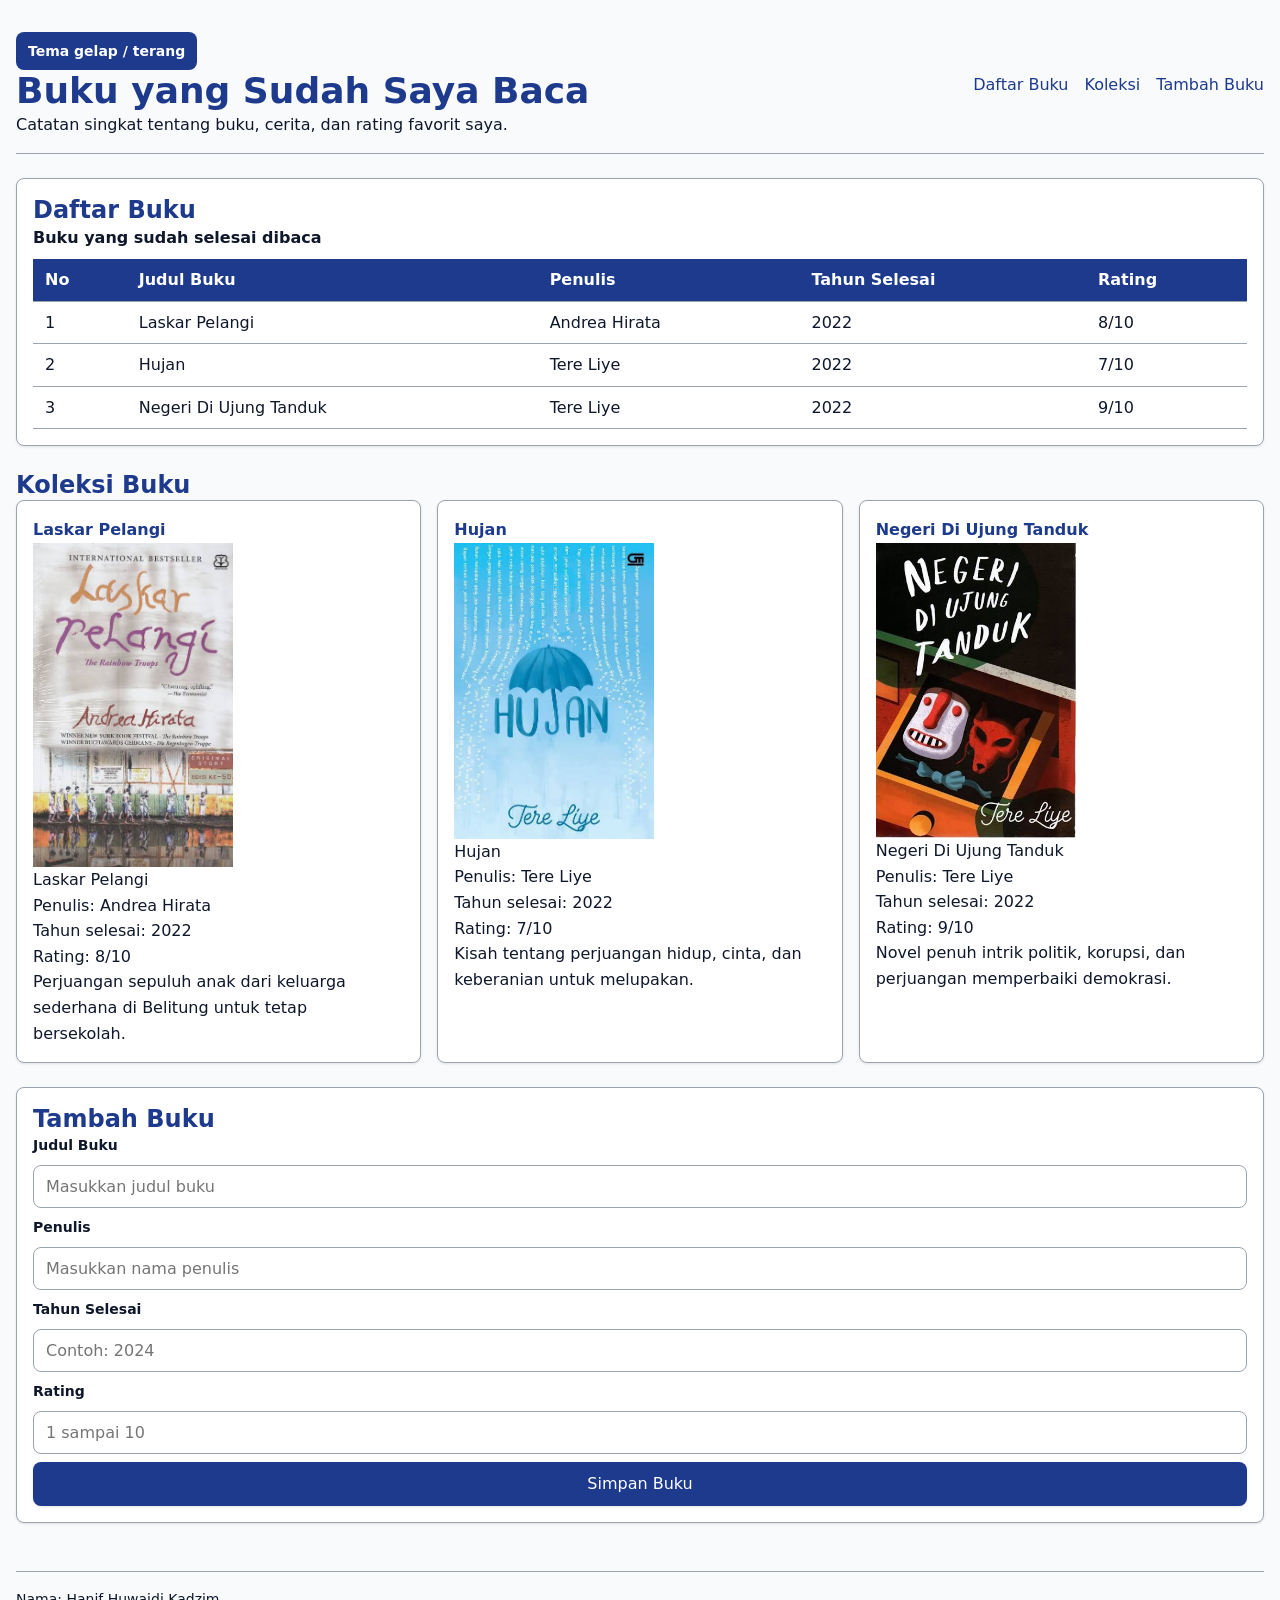
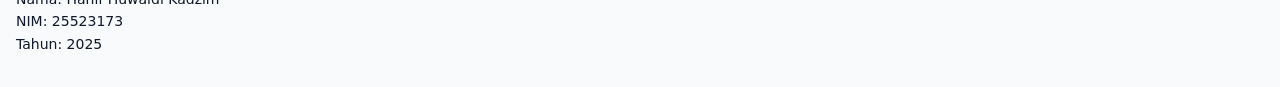
<file: Worksheet_4/index.html>
<!doctype html>
<html lang="id">
  <head>
    <meta charset="UTF-8" />
    <meta name="viewport" content="width=device-width, initial-scale=1.0" />
    <title>Buku yang Sudah Saya Baca</title>
    <link rel="stylesheet" href="tokens.css" />
    <link rel="stylesheet" href="base.css" />
    <link rel="stylesheet" href="layout.css" />
    <link rel="stylesheet" href="komponen.css" />
    <link rel="stylesheet" href="tema.css" />
  </head>
  <body>
    <header>
      <div class="header-baris">
        <div>
          <input type="checkbox" id="tema" class="pengalih-tema" />
          <label for="tema" class="tombol-tema">Tema gelap / terang</label>
          <h1>Buku yang Sudah Saya Baca</h1>
          <p>Catatan singkat tentang buku, cerita, dan rating favorit saya.</p>
        </div>
        <nav aria-label="Navigasi halaman">
          <ul>
            <li><a href="#daftar-buku">Daftar Buku</a></li>
            <li><a href="#koleksi-buku">Koleksi</a></li>
            <li><a href="#tambah-buku">Tambah Buku</a></li>
          </ul>
        </nav>
      </div>
    </header>

    <main>
      <section id="daftar-buku">
        <div class="kartu">
          <h2>Daftar Buku</h2>
          <table>
            <caption>
              Buku yang sudah selesai dibaca
            </caption>
            <thead>
              <tr>
                <th scope="col">No</th>
                <th scope="col">Judul Buku</th>
                <th scope="col">Penulis</th>
                <th scope="col">Tahun Selesai</th>
                <th scope="col">Rating</th>
              </tr>
            </thead>
            <tbody>
              <tr>
                <td>1</td>
                <td>Laskar Pelangi</td>
                <td>Andrea Hirata</td>
                <td>2022</td>
                <td>8/10</td>
              </tr>
              <tr>
                <td>2</td>
                <td>Hujan</td>
                <td>Tere Liye</td>
                <td>2022</td>
                <td>7/10</td>
              </tr>
              <tr>
                <td>3</td>
                <td>Negeri Di Ujung Tanduk</td>
                <td>Tere Liye</td>
                <td>2022</td>
                <td>9/10</td>
              </tr>
            </tbody>
          </table>
        </div>
      </section>

      <section id="koleksi-buku">
        <h2>Koleksi Buku</h2>
        <div class="katalog">
          <article class="kartu">
            <h3>Laskar Pelangi</h3>
            <figure>
              <img
                src="laskar-pelangi.jpg"
                alt="Sampul buku Laskar Pelangi"
                width="200"
              />
              <figcaption>Laskar Pelangi</figcaption>
            </figure>
            <p>Penulis: Andrea Hirata</p>
            <p>Tahun selesai: 2022</p>
            <p>Rating: 8/10</p>
            <p>
              Perjuangan sepuluh anak dari keluarga sederhana di Belitung untuk
              tetap bersekolah.
            </p>
          </article>

          <article class="kartu">
            <h3>Hujan</h3>
            <figure>
              <img src="hujan.jpg" alt="Sampul buku Hujan" width="200" />
              <figcaption>Hujan</figcaption>
            </figure>
            <p>Penulis: Tere Liye</p>
            <p>Tahun selesai: 2022</p>
            <p>Rating: 7/10</p>
            <p>
              Kisah tentang perjuangan hidup, cinta, dan keberanian untuk
              melupakan.
            </p>
          </article>

          <article class="kartu">
            <h3>Negeri Di Ujung Tanduk</h3>
            <figure>
              <img
                src="negeri-di-ujung-tanduk.jpg"
                alt="Sampul buku Negeri Di Ujung Tanduk"
                width="200"
              />
              <figcaption>Negeri Di Ujung Tanduk</figcaption>
            </figure>
            <p>Penulis: Tere Liye</p>
            <p>Tahun selesai: 2022</p>
            <p>Rating: 9/10</p>
            <p>
              Novel penuh intrik politik, korupsi, dan perjuangan memperbaiki
              demokrasi.
            </p>
          </article>
        </div>
      </section>

      <section id="tambah-buku">
        <div class="kartu">
          <h2>Tambah Buku</h2>
          <form class="form-kolom" action="/simpan-buku" method="post">
            <label for="judul">Judul Buku</label>
            <input
              type="text"
              id="judul"
              name="judul"
              placeholder="Masukkan judul buku"
              required
            />

            <label for="penulis">Penulis</label>
            <input
              type="text"
              id="penulis"
              name="penulis"
              placeholder="Masukkan nama penulis"
              required
            />

            <label for="tahun">Tahun Selesai</label>
            <input
              type="number"
              id="tahun"
              name="tahun"
              placeholder="Contoh: 2024"
              required
            />

            <label for="rating">Rating</label>
            <input
              type="number"
              id="rating"
              name="rating"
              min="1"
              max="10"
              placeholder="1 sampai 10"
              required
            />

            <p class="pesan-galat">Periksa kembali isian yang belum sesuai.</p>

            <button type="submit">Simpan Buku</button>
          </form>
        </div>
      </section>
    </main>

    <footer>
      <p>Nama: Hanif Huwaidi Kadzim</p>
      <p>NIM: 25523173</p>
      <p>Tahun: 2025</p>
    </footer>
  </body>
</html>
</file>
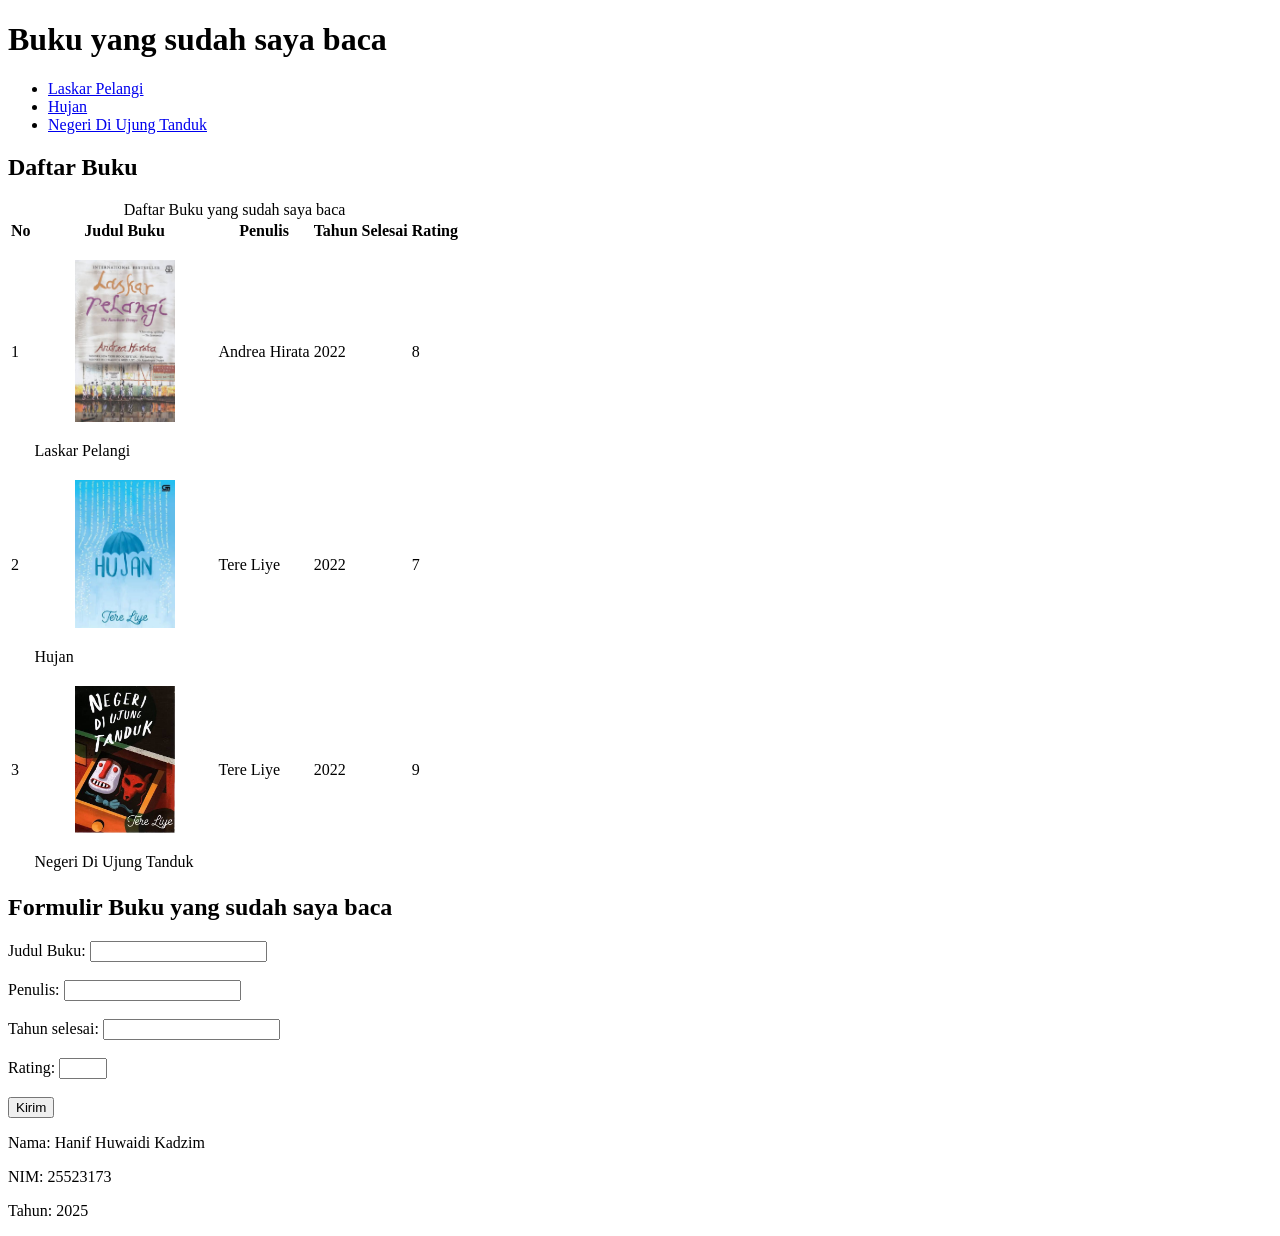
<file: Worksheet_3/profil.html>
<!DOCTYPE html>
<!--
  KERANGKA AWAL — Halaman Profil Saya
  PABW 2026/2027 · Pertemuan 3

  Cara pakai:
  1. Salin berkas ini, ganti nama menjadi profil.html
  2. Ganti setiap tulisan TODO dengan isi milik Anda SENDIRI
  3. Simpan, lalu buka di peramban (F5 untuk memuat ulang)
  4. Kerjakan berurutan mengikuti Lembar B, C, D, dan E pada worksheet

  Jangan menghapus komentar TODO sebelum bagian itu Anda kerjakan —
  komentar itu adalah daftar periksa Anda sendiri.
-->
<html lang="id">
<head>
  <title>Buku yang sudah saya baca</title>
  <!-- TODO B.1: tambahkan dua baris meta di bawah ini:
       <meta charset="...">
       <meta name="viewport" content="...">  -->
     <meta charset="UTF-8">
     <meta name="viewport" content="width=device-width, initial-scale=1.0">
</head>
<body>

  <!-- TODO C.1: buat <header> di sini.
       Isinya: satu <h1> berisi judul halaman Anda.
       Di dalamnya juga ada <nav> berisi 3 tautan ke bagian halaman. -->
     <header>
      <h1>Buku yang sudah saya baca</h1>
      <nav>
        <ul>
          <li><a href="laskar-pelangi.html">Laskar Pelangi</a></li>
          <li><a href="hujan.html">Hujan</a></li>
          <li><a href="negeri-di-ujung-tanduk.html">Negeri Di Ujung Tanduk</a></li>
        </ul>
      </nav>

  <!-- TODO C.2: buat <main> di sini sebagai pembungkus semua bagian isi.
       Di dalamnya ada 2 <section>, masing-masing punya <h2> sendiri. -->
     <main>
          <section>
            <h2>Daftar Buku</h2>
            <table>
              <caption>Daftar Buku yang sudah saya baca</caption>
              <thead>
                <tr>
                  <th scope="col">No</th>
                  <th scope="col">Judul Buku</th>
                  <th scope="col">Penulis</th>
                  <th scope="col">Tahun Selesai</th>
                  <th scope="col">Rating</th>
                </tr>
              </thead>
              <tbody>
                <tr>
                  <td>1</td>
                  <td><figure>
                    <img src="laskar-pelangi.jpg" alt="Laskar Pelangi" width="100">
                  </figure> Laskar Pelangi</td>
                  <td>Andrea Hirata</td>
                  <td>2022</td>
                  <td>8</td>
                </tr>
                <tr>
                  <td>2</td>
                  <td><figure>
                    <img src="hujan.jpg" alt="Hujan" width="100">
                  </figure> Hujan</td>
                  <td>Tere Liye</td>
                  <td>2022</td>
                  <td>7</td>
                </tr>
                <tr>
                  <td>3</td>
                  <td><figure>
                      <img src="negeri-di-ujung-tanduk.jpg" alt="Negeri Di Ujung Tanduk" width="100">
                    </figure>Negeri Di Ujung Tanduk</td>
                  <td>Tere Liye</td>
                  <td>2022</td>
                  <td>9</td>
                </tr>
              </tbody>
            </table>
          </section>


       
          <section>
            <h2>Formulir Buku yang sudah saya baca</h2>
            <form action="/simpan-buku" method="post">
              <label for="judul">Judul Buku:</label>
              <input type="text" id="judul" name="judul" required><br><br>

              <label for="penulis">Penulis:</label>
              <input type="text" id="penulis" name="penulis" required><br><br>

              <label for="tahun">Tahun selesai:</label>
              <input type="number" id="tahun" name="tahun" required><br><br>

              <label for="rating">Rating:</label>
              <input type="number" id="rating" name="rating" min="1" max="10" required><br><br>

              <input type="submit" value="Kirim">
            </form>
          </section>

     </main>

    <!-- TODO D.1: di dalam section pertama, buat tabel data Anda.
         Wajib ada: <caption>, <thead>, <th scope="col">, dan minimal 3 baris data. -->

    <!-- TODO E.1: di dalam section kedua, buat form Anda.
         Wajib ada: minimal 3 kolom, setiap kolom punya <label for> yang
         cocok dengan id input-nya, dan satu atribut validasi. -->

  <!-- TODO C.3: buat <footer> di sini.
       Isinya: nama Anda, NIM Anda, dan tahun. -->
     <footer>
      <p>Nama: Hanif Huwaidi Kadzim</p>
      <p>NIM: 25523173</p>
      <p>Tahun: 2025</p>
     </footer>

</body>
</html>
</file>
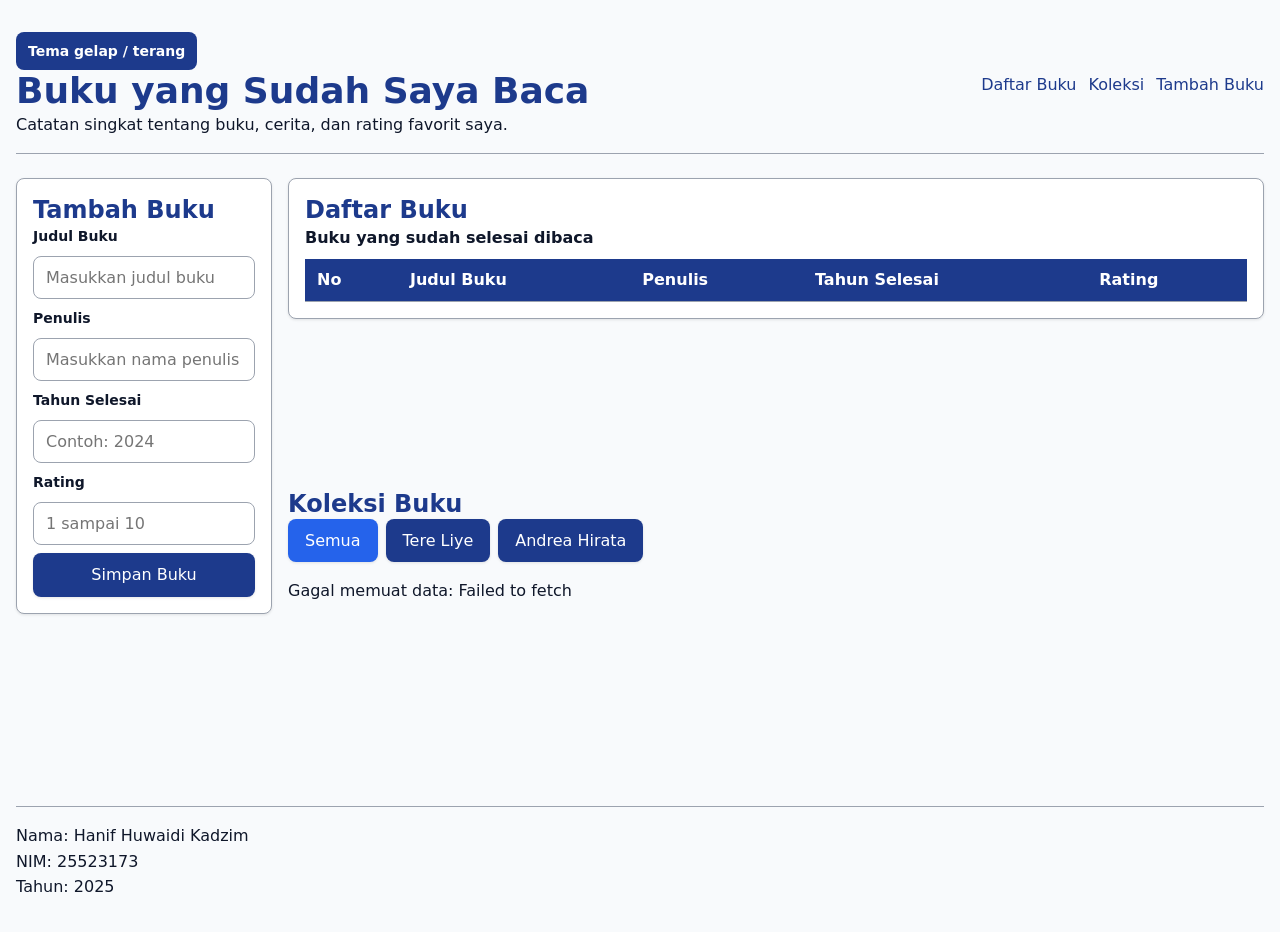
<file: Worksheet_P10/profil.html>
<!doctype html>
<html lang="id">
  <head>
    <meta charset="UTF-8" />
    <meta name="viewport" content="width=device-width, initial-scale=1.0" />
    <title>Buku yang Sudah Saya Baca</title>
    <link rel="stylesheet" href="tokens.css" />
    <link rel="stylesheet" href="base.css" />
    <link rel="stylesheet" href="layout.css" />
    <link rel="stylesheet" href="komponen.css" />
    <link rel="stylesheet" href="tema.css" />
    <link rel="stylesheet" href="responsif.css" />
  </head>
  <body>
    <div class="page">
      <header>
        <div class="header-baris">
          <div>
            <input type="checkbox" id="tema" class="pengalih-tema" />
            <label for="tema" class="tombol-tema">Tema gelap / terang</label>
            <h1>Buku yang Sudah Saya Baca</h1>
            <p>
              Catatan singkat tentang buku, cerita, dan rating favorit saya.
            </p>
          </div>
          <nav class="navbar" aria-label="Navigasi halaman">
            <ul>
              <li><a href="#daftar-buku">Daftar Buku</a></li>
              <li><a href="#koleksi-buku">Koleksi</a></li>
              <li><a href="#tambah-buku">Tambah Buku</a></li>
            </ul>
          </nav>
        </div>
      </header>

      <main class="isi">
        <section class="utama" id="daftar-buku">
          <div class="kartu">
            <h2>Daftar Buku</h2>
            <div class="table-wrap">
              <table>
                <caption>
                  Buku yang sudah selesai dibaca
                </caption>
                <thead>
                  <tr>
                    <th scope="col">No</th>
                    <th scope="col">Judul Buku</th>
                    <th scope="col">Penulis</th>
                    <th scope="col">Tahun Selesai</th>
                    <th scope="col">Rating</th>
                  </tr>
                </thead>
                <tbody id="daftar-tabel"></tbody>
              </table>
            </div>
          </div>
        </section>
        
        <section id="koleksi-buku">
          <h2>Koleksi Buku</h2>
          <div
            id="filter"
            class="baris-filter"
            style="display: flex; gap: var(--space-2); margin-bottom: var(--space-4);"
          >
            <button type="button" data-kategori="semua" class="aktif" aria-pressed="true">Semua</button>
            <button type="button" data-kategori="Tere Liye" aria-pressed="false">Tere Liye</button>
            <button type="button" data-kategori="Andrea Hirata" aria-pressed="false">Andrea Hirata</button>
          </div>
          <p id="kosong" class="pesan-kosong" hidden>
            Buku tidak ditemukan untuk kategori ini.
          </p>
          <p id="muat" hidden>memuat data...</p>
          <div class="galeri" id="daftar" aria-live="polite"></div>
        </section>

        <aside
          class="sisi"
          id="tambah-buku"
          aria-labelledby="judul-tambah-buku"
        >
          <div class="kartu">
            <h2 id="judul-tambah-buku">Tambah Buku</h2>
            <form class="form-kolom" id="form-buku" action="/simpan-buku" method="post">
              <label for="judul">Judul Buku</label>
              <input
                type="text"
                id="judul"
                name="judul"
                placeholder="Masukkan judul buku"
                required
              />

              <label for="penulis">Penulis</label>
              <input
                type="text"
                id="penulis"
                name="penulis"
                placeholder="Masukkan nama penulis"
                required
              />

              <label for="tahun">Tahun Selesai</label>
              <input
                type="number"
                id="tahun"
                name="tahun"
                min="0"
                step="1"
                placeholder="Contoh: 2024"
                required
              />

              <label for="rating">Rating</label>
              <input
                type="number"
                id="rating"
                name="rating"
                min="1"
                max="10"
                step="1"
                placeholder="1 sampai 10"
                required
              />

              <p class="pesan-galat" id="pesan-galat" role="alert"></p>

              <button type="submit" id="tombol-simpan">Simpan Buku</button>
            </form>
          </div>
        </aside>
      </main>

      <footer>
        <p>Nama: Hanif Huwaidi Kadzim</p>
        <p>NIM: 25523173</p>
        <p>Tahun: 2025</p>
      </footer>
    </div>
    <script type="module" src="js/app.js"></script>
  </body>
</html>
</file>
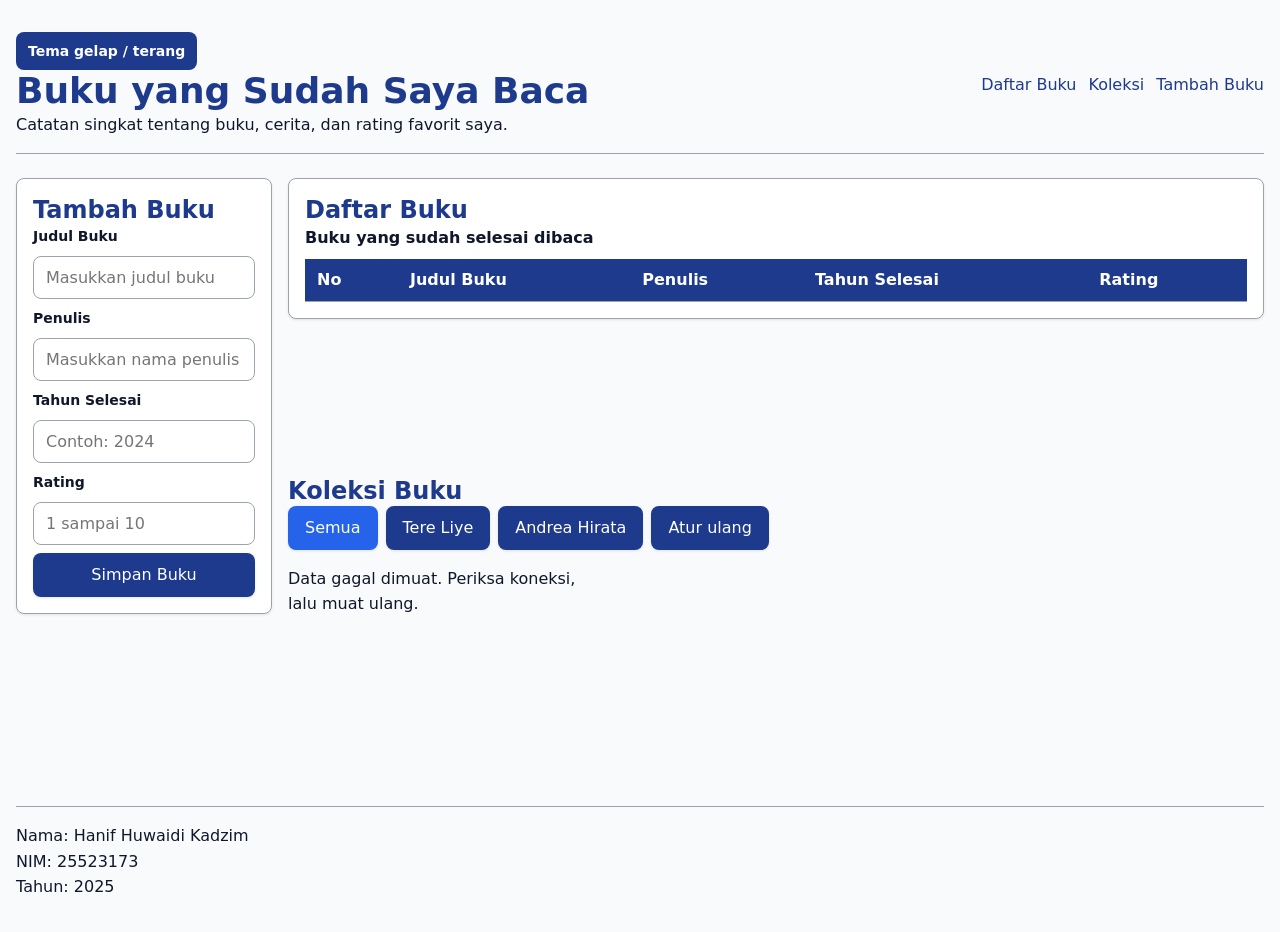
<file: Worksheet_P11/profil.html>
<!doctype html>
<html lang="id">
  <head>
    <meta charset="UTF-8" />
    <meta name="viewport" content="width=device-width, initial-scale=1.0" />
    <title>Buku yang Sudah Saya Baca</title>
    <link rel="stylesheet" href="tokens.css" />
    <link rel="stylesheet" href="base.css" />
    <link rel="stylesheet" href="layout.css" />
    <link rel="stylesheet" href="komponen.css" />
    <link rel="stylesheet" href="tema.css" />
    <link rel="stylesheet" href="responsif.css" />
  </head>
  <body>
    <div class="page">
      <header>
        <div class="header-baris">
          <div>
            <input type="checkbox" id="tema" class="pengalih-tema" />
            <label for="tema" class="tombol-tema">Tema gelap / terang</label>
            <h1>Buku yang Sudah Saya Baca</h1>
            <p>
              Catatan singkat tentang buku, cerita, dan rating favorit saya.
            </p>
          </div>
          <nav class="navbar" aria-label="Navigasi halaman">
            <ul>
              <li><a href="#daftar-buku">Daftar Buku</a></li>
              <li><a href="#koleksi-buku">Koleksi</a></li>
              <li><a href="#tambah-buku">Tambah Buku</a></li>
            </ul>
          </nav>
        </div>
      </header>

      <main class="isi">
        <section class="utama" id="daftar-buku">
          <div class="kartu">
            <h2>Daftar Buku</h2>
            <div class="table-wrap">
              <table>
                <caption>
                  Buku yang sudah selesai dibaca
                </caption>
                <thead>
                  <tr>
                    <th scope="col">No</th>
                    <th scope="col">Judul Buku</th>
                    <th scope="col">Penulis</th>
                    <th scope="col">Tahun Selesai</th>
                    <th scope="col">Rating</th>
                  </tr>
                </thead>
                <tbody id="daftar-tabel"></tbody>
              </table>
            </div>
          </div>
        </section>

        <section id="koleksi-buku">
          <h2>Koleksi Buku</h2>
          <div
            id="filter"
            class="baris-filter"
            style="
              display: flex;
              gap: var(--space-2);
              margin-bottom: var(--space-4);
            "
          >
            <button
              type="button"
              data-kategori="semua"
              class="aktif"
              aria-pressed="true"
            >
              Semua
            </button>
            <button
              type="button"
              data-kategori="Tere Liye"
              aria-pressed="false"
            >
              Tere Liye
            </button>
            <button
              type="button"
              data-kategori="Andrea Hirata"
              aria-pressed="false"
            >
              Andrea Hirata
            </button>
            <button type="button" id="atur-ulang">Atur ulang</button>
          </div>
          
          <p id="kosong" class="pesan-kosong" hidden>
            Buku tidak ditemukan untuk kategori ini.
          </p>
          <p id="muat" hidden>memuat data...</p>
          <div class="galeri" id="daftar" aria-live="polite"></div>
        </section>

        <aside
          class="sisi"
          id="tambah-buku"
          aria-labelledby="judul-tambah-buku"
        >
          <div class="kartu">
            <h2 id="judul-tambah-buku">Tambah Buku</h2>
            <form
              class="form-kolom"
              id="form-buku"
              action="/simpan-buku"
              method="post"
            >
              <label for="judul">Judul Buku</label>
              <input
                type="text"
                id="judul"
                name="judul"
                placeholder="Masukkan judul buku"
                required
              />

              <label for="penulis">Penulis</label>
              <input
                type="text"
                id="penulis"
                name="penulis"
                placeholder="Masukkan nama penulis"
                required
              />

              <label for="tahun">Tahun Selesai</label>
              <input
                type="number"
                id="tahun"
                name="tahun"
                min="0"
                step="1"
                placeholder="Contoh: 2024"
                required
              />

              <label for="rating">Rating</label>
              <input
                type="number"
                id="rating"
                name="rating"
                min="1"
                max="10"
                step="1"
                placeholder="1 sampai 10"
                required
              />

              <p class="pesan-galat" id="pesan-galat" role="alert"></p>

              <button type="submit" id="tombol-simpan">Simpan Buku</button>
            </form>
          </div>
        </aside>
      </main>

      <footer>
        <p>Nama: Hanif Huwaidi Kadzim</p>
        <p>NIM: 25523173</p>
        <p>Tahun: 2025</p>
      </footer>
    </div>
    <script type="module" src="js/app.js"></script>
  </body>
</html>
</file>
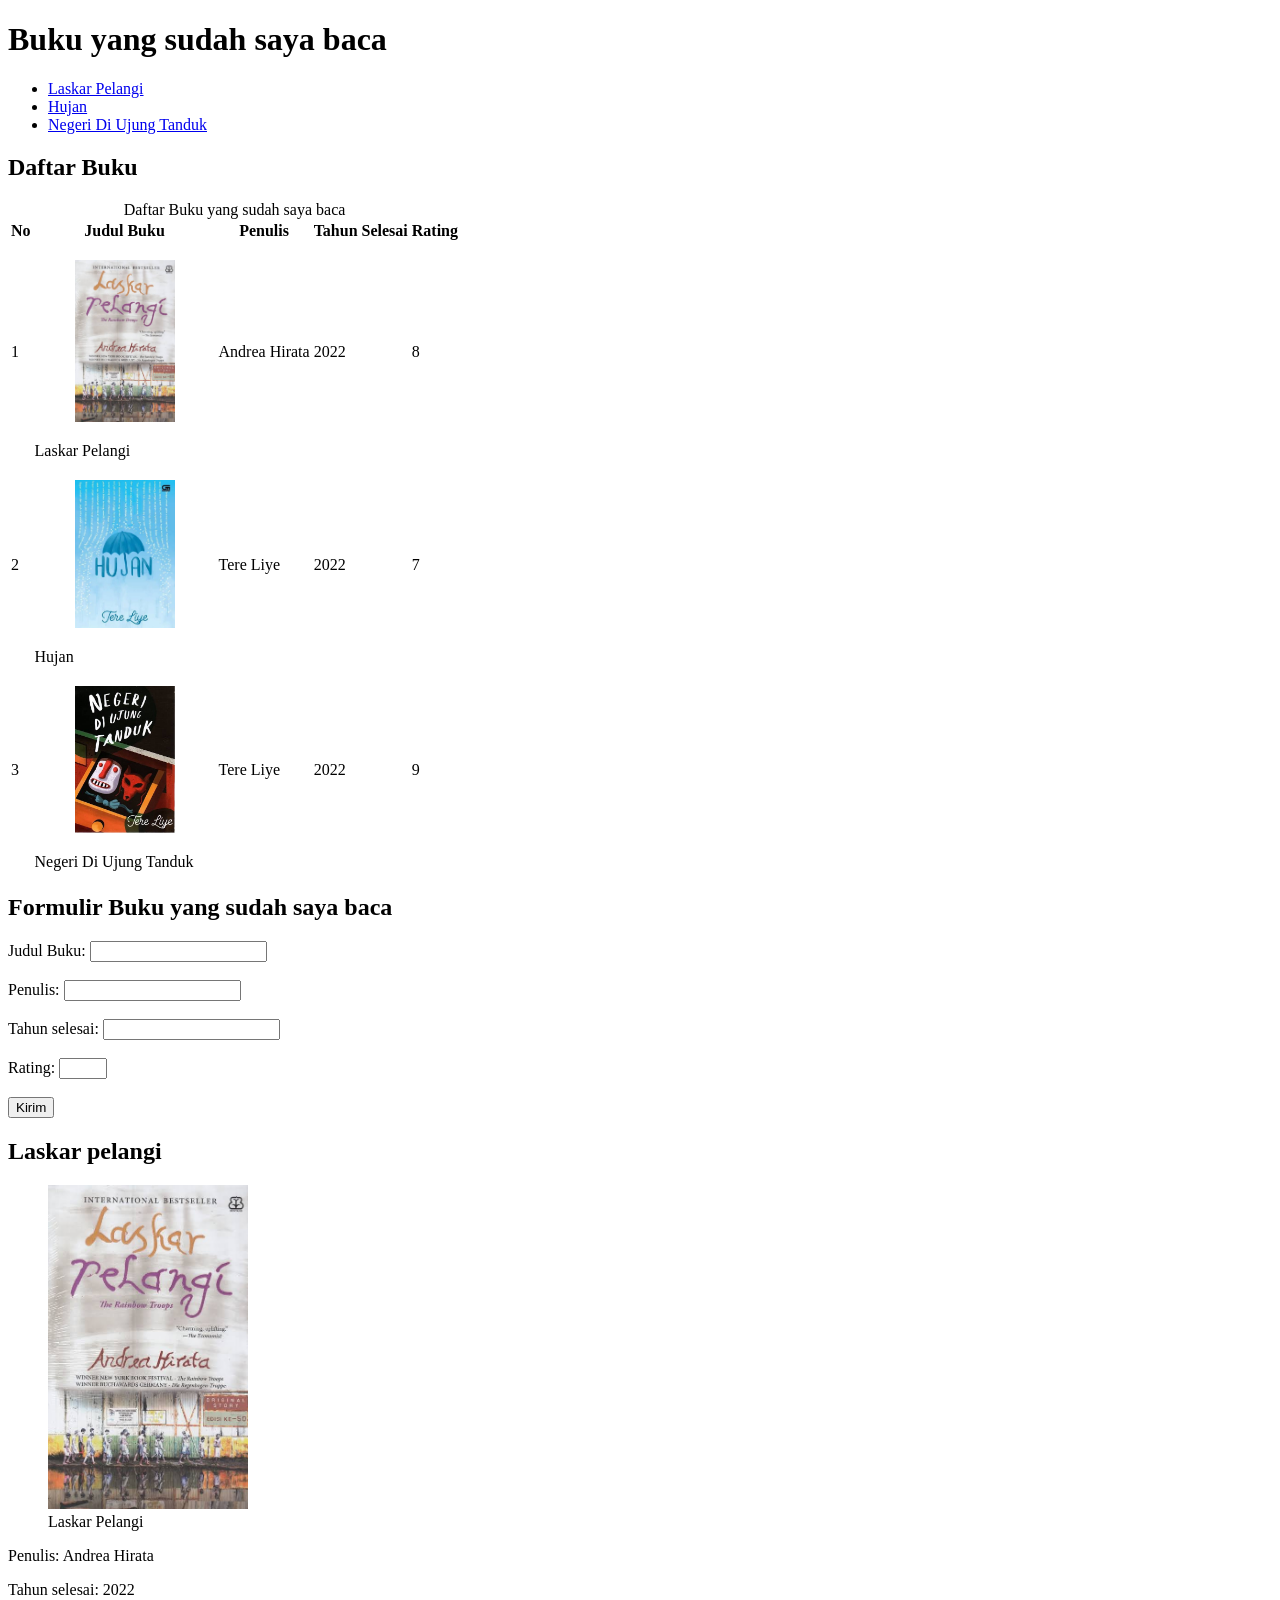
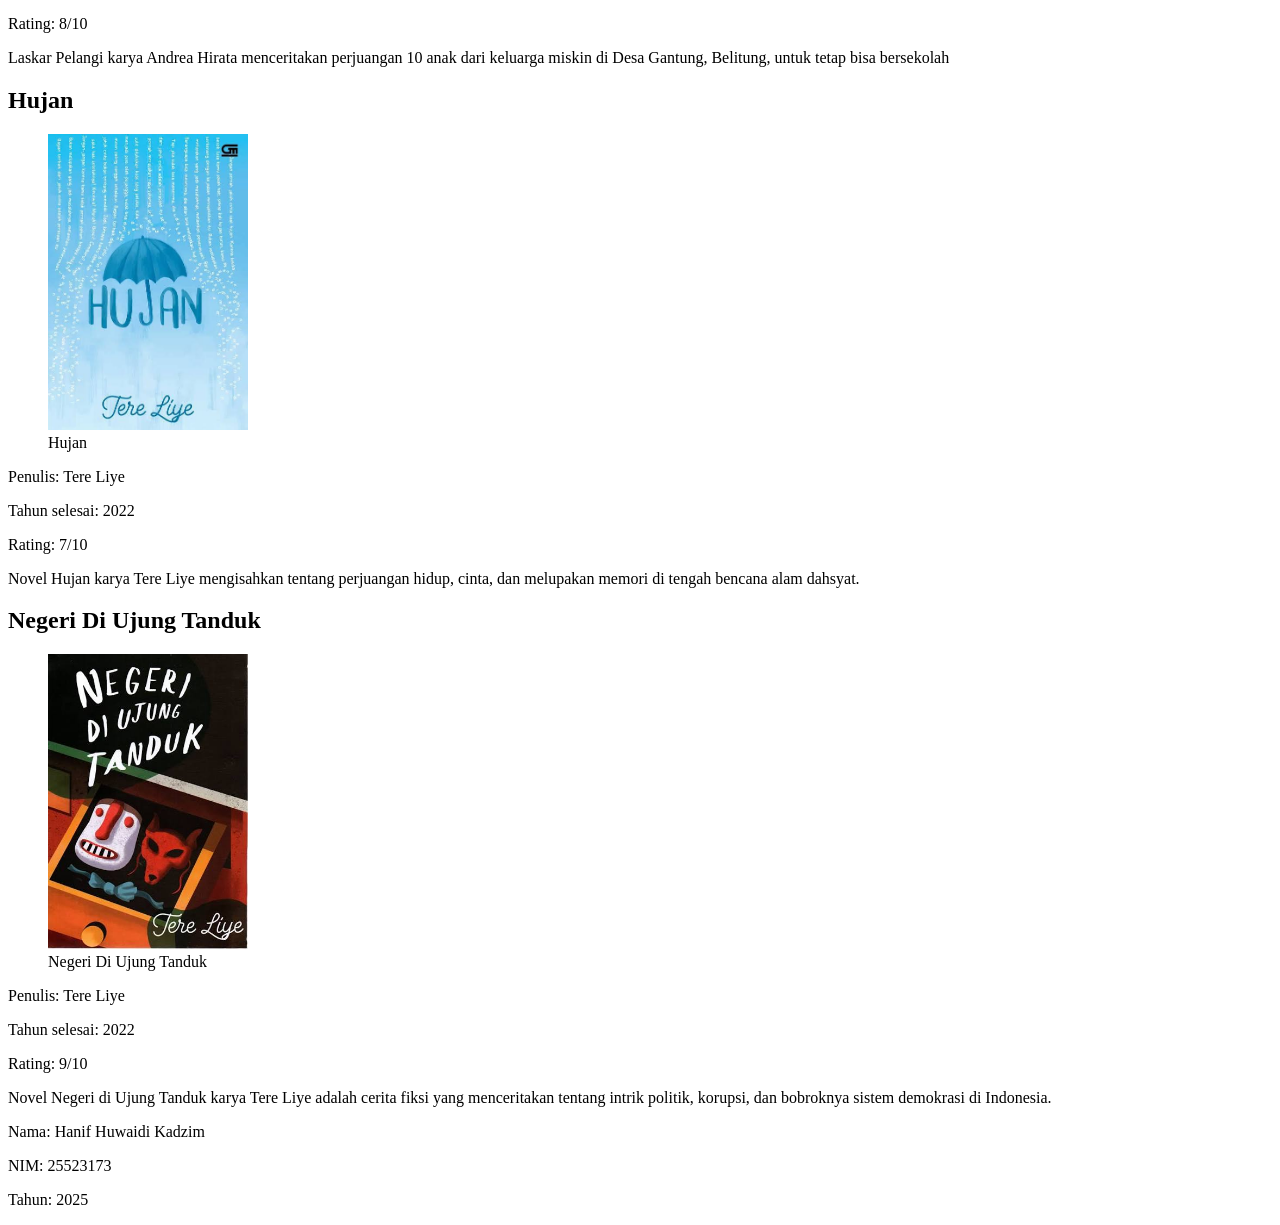
<file: Worksheet_P3/profil.html>
<!DOCTYPE html>
<!--
  KERANGKA AWAL — Halaman Profil Saya
  PABW 2026/2027 · Pertemuan 3

  Cara pakai:
  1. Salin berkas ini, ganti nama menjadi profil.html
  2. Ganti setiap tulisan TODO dengan isi milik Anda SENDIRI
  3. Simpan, lalu buka di peramban (F5 untuk memuat ulang)
  4. Kerjakan berurutan mengikuti Lembar B, C, D, dan E pada worksheet

  Jangan menghapus komentar TODO sebelum bagian itu Anda kerjakan —
  komentar itu adalah daftar periksa Anda sendiri.
-->
<html lang="id">
<head>
  <title>Buku yang sudah saya baca</title>
  <!-- TODO B.1: tambahkan dua baris meta di bawah ini:
       <meta charset="...">
       <meta name="viewport" content="...">  -->
     <meta charset="UTF-8">
     <meta name="viewport" content="width=device-width, initial-scale=1.0">
</head>
<body>

  <!-- TODO C.1: buat <header> di sini.
       Isinya: satu <h1> berisi judul halaman Anda.
       Di dalamnya juga ada <nav> berisi 3 tautan ke bagian halaman. -->
     <header>
      <h1>Buku yang sudah saya baca</h1>
      <nav>
        <ul>
          <li><a href="laskar-pelangi.html">Laskar Pelangi</a></li>
          <li><a href="hujan.html">Hujan</a></li>
          <li><a href="negeri-di-ujung-tanduk.html">Negeri Di Ujung Tanduk</a></li>
        </ul>
      </nav>
      

  <!-- TODO C.2: buat <main> di sini sebagai pembungkus semua bagian isi.
       Di dalamnya ada 2 <section>, masing-masing punya <h2> sendiri. -->
     <main>
          <section>
            <h2>Daftar Buku</h2>
            <table>
              <caption>Daftar Buku yang sudah saya baca</caption>
              <thead>
                <tr>
                  <th scope="col">No</th>
                  <th scope="col">Judul Buku</th>
                  <th scope="col">Penulis</th>
                  <th scope="col">Tahun Selesai</th>
                  <th scope="col">Rating</th>
                </tr>
              </thead>
              <tbody>
                <tr>
                  <td>1</td>
                  <td><figure>
                    <img src="laskar-pelangi.jpg" alt="Laskar Pelangi" width="100">
                  </figure> Laskar Pelangi</td>
                  <td>Andrea Hirata</td>
                  <td>2022</td>
                  <td>8</td>
                </tr>
                <tr>
                  <td>2</td>
                  <td><figure>
                    <img src="hujan.jpg" alt="Hujan" width="100">
                  </figure> Hujan</td>
                  <td>Tere Liye</td>
                  <td>2022</td>
                  <td>7</td>
                </tr>
                <tr>
                  <td>3</td>
                  <td><figure>
                      <img src="negeri-di-ujung-tanduk.jpg" alt="Negeri Di Ujung Tanduk" width="100">
                    </figure>Negeri Di Ujung Tanduk</td>
                  <td>Tere Liye</td>
                  <td>2022</td>
                  <td>9</td>
                </tr>
              </tbody>
            </table>
          </section>


       
          <section>
            <h2>Formulir Buku yang sudah saya baca</h2>
            <form action="/simpan-buku" method="post">
              <label for="judul">Judul Buku:</label>
              <input type="text" id="judul" name="judul" required><br><br>

              <label for="penulis">Penulis:</label>
              <input type="text" id="penulis" name="penulis" required><br><br>

              <label for="tahun">Tahun selesai:</label>
              <input type="number" id="tahun" name="tahun" required><br><br>

              <label for="rating">Rating:</label>
              <input type="number" id="rating" name="rating" min="1" max="10" required><br><br>

              <input type="submit" value="Kirim">
            </form>
          </section>

           <section>
      <h2>Laskar pelangi</h2>
      <figure>
        <img src="laskar-pelangi.jpg" alt="Laskar Pelangi" width="200" />
        <figcaption>Laskar Pelangi</figcaption>
      </figure>
      <p>Penulis: Andrea Hirata</p>
      <p>Tahun selesai: 2022</p>
      <p>Rating: 8/10</p>
      <p>
        Laskar Pelangi karya Andrea Hirata menceritakan perjuangan 10 anak dari
        keluarga miskin di Desa Gantung, Belitung, untuk tetap bisa bersekolah
      </p>
      </section>

      <section>
      <h2>Hujan</h2>
      <figure>
        <img src="hujan.jpg" alt="Hujan" width="200">
        <figcaption>Hujan</figcaption>
      </figure>
      <p>Penulis: Tere Liye </p>
      <p>Tahun selesai: 2022</p>
      <p>Rating: 7/10</p>
      <p>Novel Hujan karya Tere Liye mengisahkan tentang perjuangan hidup, cinta, dan melupakan memori di tengah bencana alam dahsyat.</p>
  </section>

   <section>
      <h2>Negeri Di Ujung Tanduk</h2>
      <figure>
        <img src="negeri-di-ujung-tanduk.jpg" alt="Negeri Di Ujung Tanduk" width="200">
        <figcaption>Negeri Di Ujung Tanduk</figcaption>
      </figure>
      <p>Penulis: Tere Liye </p>
      <p>Tahun selesai: 2022</p>
      <p>Rating: 9/10</p>
      <p>Novel Negeri di Ujung Tanduk karya Tere Liye adalah cerita fiksi yang menceritakan tentang intrik politik, korupsi, dan bobroknya sistem demokrasi di Indonesia.</p>
  </section>

     </main>

    <!-- TODO D.1: di dalam section pertama, buat tabel data Anda.
         Wajib ada: <caption>, <thead>, <th scope="col">, dan minimal 3 baris data. -->

    <!-- TODO E.1: di dalam section kedua, buat form Anda.
         Wajib ada: minimal 3 kolom, setiap kolom punya <label for> yang
         cocok dengan id input-nya, dan satu atribut validasi. -->

  <!-- TODO C.3: buat <footer> di sini.
       Isinya: nama Anda, NIM Anda, dan tahun. -->
     <footer>
      <p>Nama: Hanif Huwaidi Kadzim</p>
      <p>NIM: 25523173</p>
      <p>Tahun: 2025</p>
     </footer>
</body>
</html>
</file>
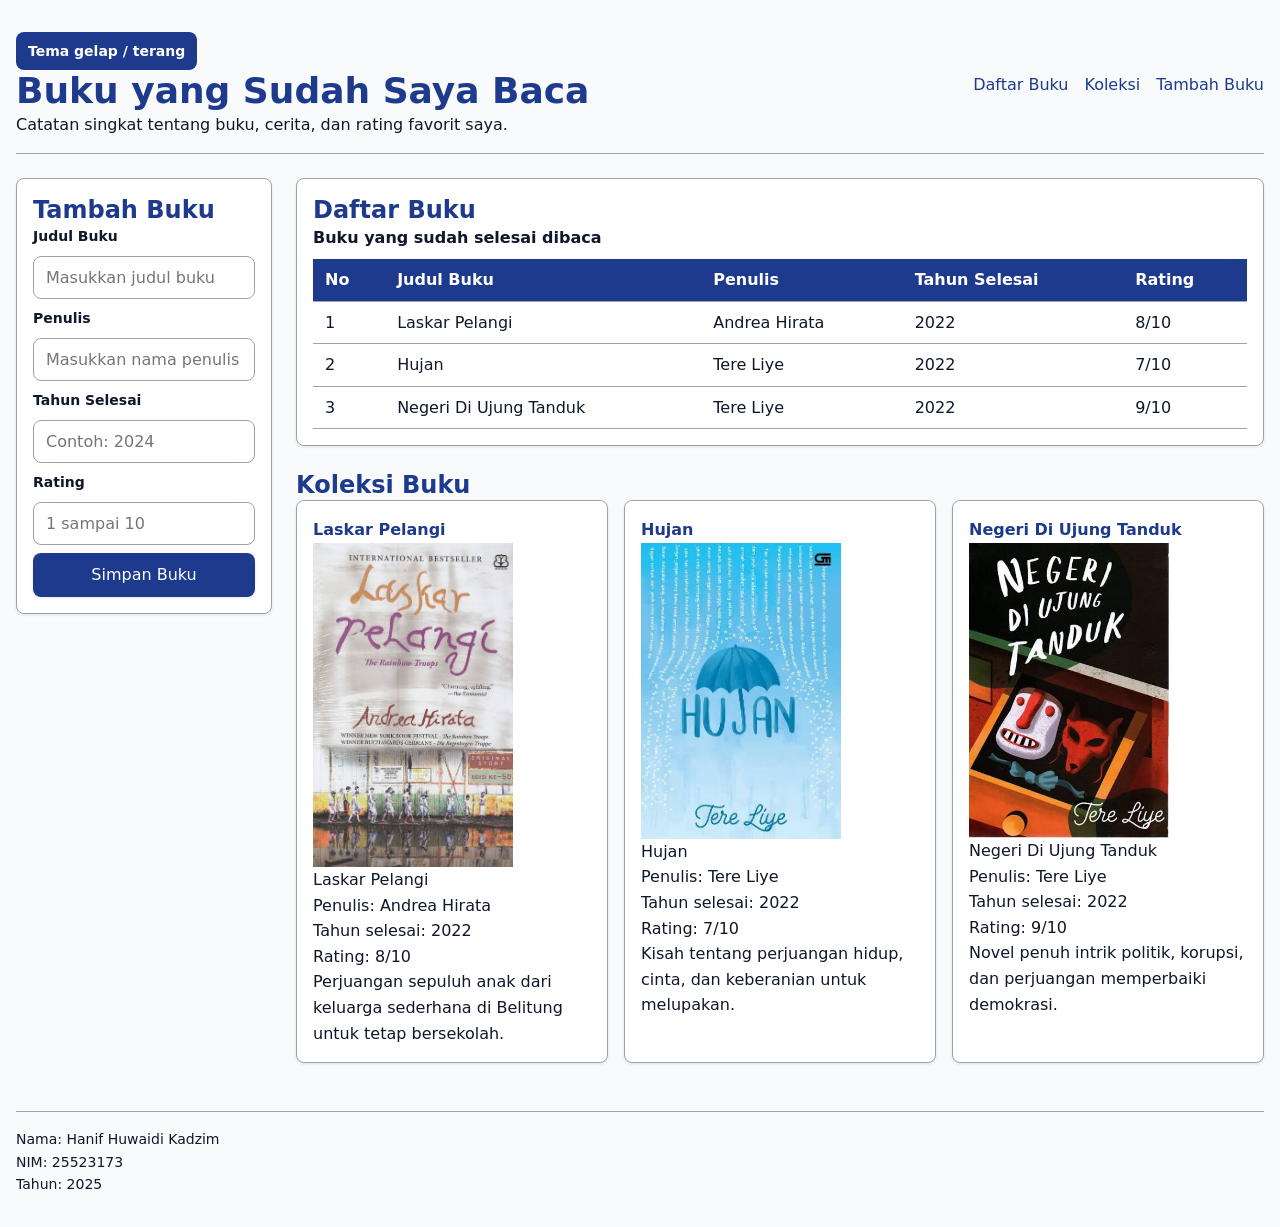
<file: Worksheet_P5/profil.html>
<!doctype html>
<html lang="id">
  <head>
    <meta charset="UTF-8" />
    <meta name="viewport" content="width=device-width, initial-scale=1.0" />
    <title>Buku yang Sudah Saya Baca</title>
    <link rel="stylesheet" href="tokens.css" />
    <link rel="stylesheet" href="base.css" />
    <link rel="stylesheet" href="layout.css" />
    <link rel="stylesheet" href="komponen.css" />
    <link rel="stylesheet" href="tema.css" />
  </head>
  <body>
    <div class="page">
      <header>
        <div class="header-baris">
          <div>
            <input type="checkbox" id="tema" class="pengalih-tema" />
            <label for="tema" class="tombol-tema">Tema gelap / terang</label>
            <h1>Buku yang Sudah Saya Baca</h1>
            <p>
              Catatan singkat tentang buku, cerita, dan rating favorit saya.
            </p>
          </div>
          <nav class="navbar" aria-label="Navigasi halaman">
            <ul>
              <li><a href="#daftar-buku">Daftar Buku</a></li>
              <li><a href="#koleksi-buku">Koleksi</a></li>
              <li><a href="#tambah-buku">Tambah Buku</a></li>
            </ul>
          </nav>
        </div>
      </header>

      <main class="isi">
        <section class="utama" id="daftar-buku">
          <div class="kartu">
            <h2>Daftar Buku</h2>
            <table>
              <caption>
                Buku yang sudah selesai dibaca
              </caption>
              <thead>
                <tr>
                  <th scope="col">No</th>
                  <th scope="col">Judul Buku</th>
                  <th scope="col">Penulis</th>
                  <th scope="col">Tahun Selesai</th>
                  <th scope="col">Rating</th>
                </tr>
              </thead>
              <tbody>
                <tr>
                  <td>1</td>
                  <td>Laskar Pelangi</td>
                  <td>Andrea Hirata</td>
                  <td>2022</td>
                  <td>8/10</td>
                </tr>
                <tr>
                  <td>2</td>
                  <td>Hujan</td>
                  <td>Tere Liye</td>
                  <td>2022</td>
                  <td>7/10</td>
                </tr>
                <tr>
                  <td>3</td>
                  <td>Negeri Di Ujung Tanduk</td>
                  <td>Tere Liye</td>
                  <td>2022</td>
                  <td>9/10</td>
                </tr>
              </tbody>
            </table>
          </div>
        </section>
        <section id="koleksi-buku">
          <h2>Koleksi Buku</h2>
          <div class="galeri">
            <article class="kartu kartu_isi">
              <h3 class="kartu_judul">Laskar Pelangi</h3>
              <figure>
                <img
                  src="laskar-pelangi.jpg"
                  alt="Sampul buku Laskar Pelangi"
                  width="200"
                />
                <figcaption>Laskar Pelangi</figcaption>
              </figure>
              <p>Penulis: Andrea Hirata</p>
              <p>Tahun selesai: 2022</p>
              <p>Rating: 8/10</p>
              <p>
                Perjuangan sepuluh anak dari keluarga sederhana di Belitung
                untuk tetap bersekolah.
              </p>
            </article>

            <article class="kartu kartu_isi">
              <h3 class="kartu_judul">Hujan</h3>
              <figure>
                <img src="hujan.jpg" alt="Sampul buku Hujan" width="200" />
                <figcaption>Hujan</figcaption>
              </figure>
              <p>Penulis: Tere Liye</p>
              <p>Tahun selesai: 2022</p>
              <p>Rating: 7/10</p>
              <p>
                Kisah tentang perjuangan hidup, cinta, dan keberanian untuk
                melupakan.
              </p>
            </article>

            <article class="kartu kartu_isi">
              <h3 class="kartu_judul">Negeri Di Ujung Tanduk</h3>
              <figure>
                <img
                  src="negeri-di-ujung-tanduk.jpg"
                  alt="Sampul buku Negeri Di Ujung Tanduk"
                  width="200"
                />
                <figcaption>Negeri Di Ujung Tanduk</figcaption>
              </figure>
              <p>Penulis: Tere Liye</p>
              <p>Tahun selesai: 2022</p>
              <p>Rating: 9/10</p>
              <p>
                Novel penuh intrik politik, korupsi, dan perjuangan memperbaiki
                demokrasi.
              </p>
            </article>
          </div>
        </section>

        <aside
          class="sisi"
          id="tambah-buku"
          aria-labelledby="judul-tambah-buku"
        >
          <div class="kartu">
            <h2 id="judul-tambah-buku">Tambah Buku</h2>
            <form class="form-kolom" action="/simpan-buku" method="post">
              <label for="judul">Judul Buku</label>
              <input
                type="text"
                id="judul"
                name="judul"
                placeholder="Masukkan judul buku"
                required
              />

              <label for="penulis">Penulis</label>
              <input
                type="text"
                id="penulis"
                name="penulis"
                placeholder="Masukkan nama penulis"
                required
              />

              <label for="tahun">Tahun Selesai</label>
              <input
                type="number"
                id="tahun"
                name="tahun"
                placeholder="Contoh: 2024"
                required
              />

              <label for="rating">Rating</label>
              <input
                type="number"
                id="rating"
                name="rating"
                min="1"
                max="10"
                placeholder="1 sampai 10"
                required
              />

              <p class="pesan-galat">
                Periksa kembali isian yang belum sesuai.
              </p>

              <button type="submit">Simpan Buku</button>
            </form>
          </div>
        </aside>
      </main>

      <footer>
        <p>Nama: Hanif Huwaidi Kadzim</p>
        <p>NIM: 25523173</p>
        <p>Tahun: 2025</p>
      </footer>
    </div>
  </body>
</html>
</file>
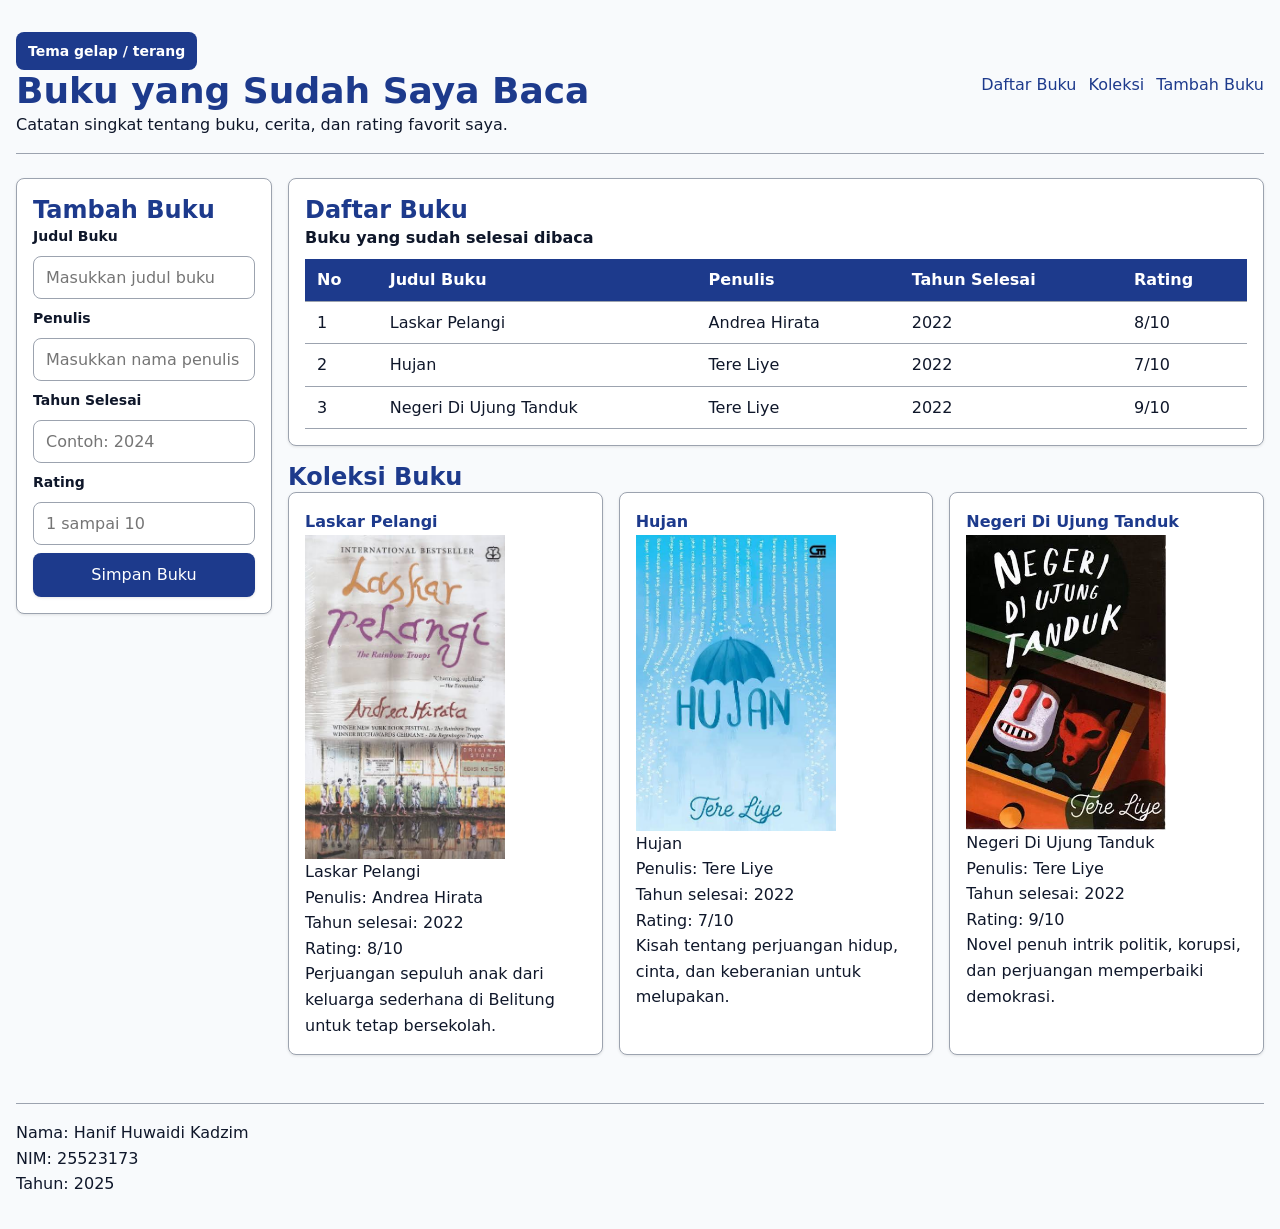
<file: Worksheet_P6/profil.html>
<!doctype html>
<html lang="id">
  <head>
    <meta charset="UTF-8" />
    <meta name="viewport" content="width=device-width, initial-scale=1.0" />
    <title>Buku yang Sudah Saya Baca</title>
    <link rel="stylesheet" href="tokens.css" />
    <link rel="stylesheet" href="base.css" />
    <link rel="stylesheet" href="layout.css" />
    <link rel="stylesheet" href="komponen.css" />
    <link rel="stylesheet" href="tema.css" />
    <link rel="stylesheet" href="responsif.css" />
  </head>
  <body>
    <div class="page">
      <header>
        <div class="header-baris">
          <div>
            <input type="checkbox" id="tema" class="pengalih-tema" />
            <label for="tema" class="tombol-tema">Tema gelap / terang</label>
            <h1>Buku yang Sudah Saya Baca</h1>
            <p>
              Catatan singkat tentang buku, cerita, dan rating favorit saya.
            </p>
          </div>
          <nav class="navbar" aria-label="Navigasi halaman">
            <ul>
              <li><a href="#daftar-buku">Daftar Buku</a></li>
              <li><a href="#koleksi-buku">Koleksi</a></li>
              <li><a href="#tambah-buku">Tambah Buku</a></li>
            </ul>
          </nav>
        </div>
      </header>

      <main class="isi">
        <section class="utama" id="daftar-buku">
          <div class="kartu">
            <h2>Daftar Buku</h2>
            <div class="table-wrap">
              <table>
                <caption>
                  Buku yang sudah selesai dibaca
                </caption>
                <thead>
                  <tr>
                    <th scope="col">No</th>
                    <th scope="col">Judul Buku</th>
                    <th scope="col">Penulis</th>
                    <th scope="col">Tahun Selesai</th>
                    <th scope="col">Rating</th>
                  </tr>
                </thead>
                <tbody>
                  <tr>
                    <td>1</td>
                    <td>Laskar Pelangi</td>
                    <td>Andrea Hirata</td>
                    <td>2022</td>
                    <td>8/10</td>
                  </tr>
                  <tr>
                    <td>2</td>
                    <td>Hujan</td>
                    <td>Tere Liye</td>
                    <td>2022</td>
                    <td>7/10</td>
                  </tr>
                  <tr>
                    <td>3</td>
                    <td>Negeri Di Ujung Tanduk</td>
                    <td>Tere Liye</td>
                    <td>2022</td>
                    <td>9/10</td>
                  </tr>
                </tbody>
              </table>
            </div>
          </div>
        </section>
        <section id="koleksi-buku">
          <h2>Koleksi Buku</h2>
          <div class="galeri">
            <article class="kartu kartu_isi">
              <h3 class="kartu_judul">Laskar Pelangi</h3>
              <figure>
                <img
                  src="laskar-pelangi.jpg"
                  alt="Sampul buku Laskar Pelangi"
                  width="200"
                />
                <figcaption>Laskar Pelangi</figcaption>
              </figure>
              <p>Penulis: Andrea Hirata</p>
              <p>Tahun selesai: 2022</p>
              <p>Rating: 8/10</p>
              <p>
                Perjuangan sepuluh anak dari keluarga sederhana di Belitung
                untuk tetap bersekolah.
              </p>
            </article>

            <article class="kartu kartu_isi">
              <h3 class="kartu_judul">Hujan</h3>
              <figure>
                <img src="hujan.jpg" alt="Sampul buku Hujan" width="200" />
                <figcaption>Hujan</figcaption>
              </figure>
              <p>Penulis: Tere Liye</p>
              <p>Tahun selesai: 2022</p>
              <p>Rating: 7/10</p>
              <p>
                Kisah tentang perjuangan hidup, cinta, dan keberanian untuk
                melupakan.
              </p>
            </article>

            <article class="kartu kartu_isi">
              <h3 class="kartu_judul">Negeri Di Ujung Tanduk</h3>
              <figure>
                <img
                  src="negeri-di-ujung-tanduk.jpg"
                  alt="Sampul buku Negeri Di Ujung Tanduk"
                  width="200"
                />
                <figcaption>Negeri Di Ujung Tanduk</figcaption>
              </figure>
              <p>Penulis: Tere Liye</p>
              <p>Tahun selesai: 2022</p>
              <p>Rating: 9/10</p>
              <p>
                Novel penuh intrik politik, korupsi, dan perjuangan memperbaiki
                demokrasi.
              </p>
            </article>
          </div>
        </section>

        <aside
          class="sisi"
          id="tambah-buku"
          aria-labelledby="judul-tambah-buku"
        >
          <div class="kartu">
            <h2 id="judul-tambah-buku">Tambah Buku</h2>
            <form class="form-kolom" action="/simpan-buku" method="post">
              <label for="judul">Judul Buku</label>
              <input
                type="text"
                id="judul"
                name="judul"
                placeholder="Masukkan judul buku"
                required
              />

              <label for="penulis">Penulis</label>
              <input
                type="text"
                id="penulis"
                name="penulis"
                placeholder="Masukkan nama penulis"
                required
              />

              <label for="tahun">Tahun Selesai</label>
              <input
                type="number"
                id="tahun"
                name="tahun"
                placeholder="Contoh: 2024"
                required
              />

              <label for="rating">Rating</label>
              <input
                type="number"
                id="rating"
                name="rating"
                min="1"
                max="10"
                placeholder="1 sampai 10"
                required
              />

              <p class="pesan-galat">
                Periksa kembali isian yang belum sesuai.
              </p>

              <button type="submit">Simpan Buku</button>
            </form>
          </div>
        </aside>
      </main>

      <footer>
        <p>Nama: Hanif Huwaidi Kadzim</p>
        <p>NIM: 25523173</p>
        <p>Tahun: 2025</p>
      </footer>
    </div>
  </body>
</html>
</file>
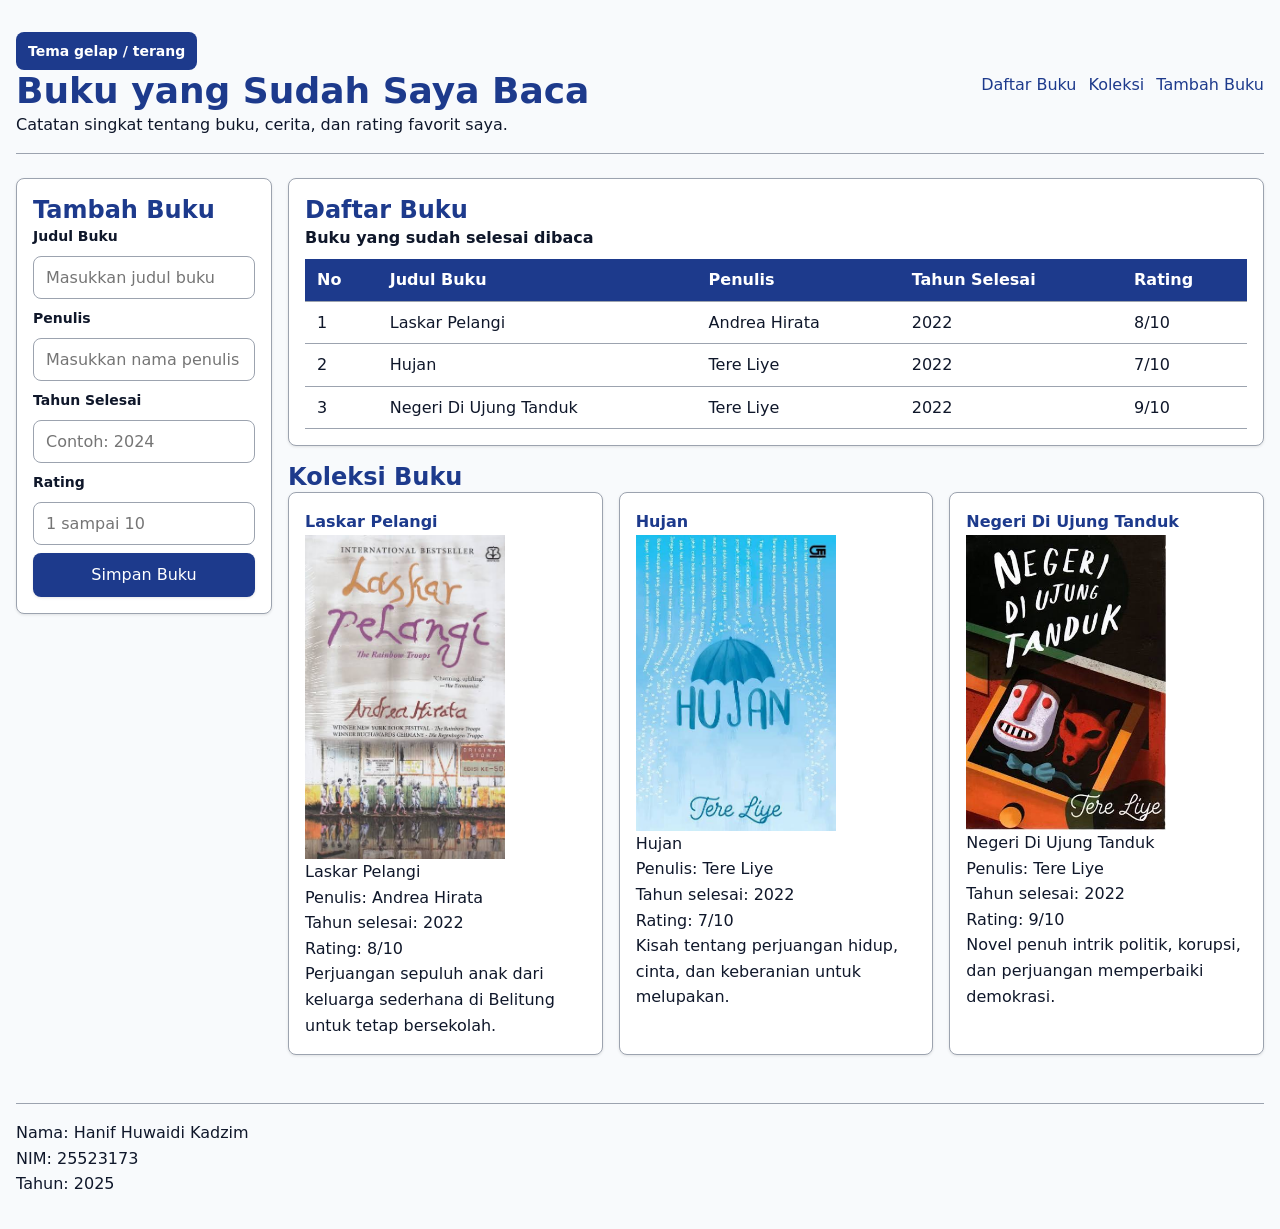
<file: Worksheet_P8/profil.html>
<!doctype html>
<html lang="id">
  <head>
    <meta charset="UTF-8" />
    <meta name="viewport" content="width=device-width, initial-scale=1.0" />
    <title>Buku yang Sudah Saya Baca</title>
    <link rel="stylesheet" href="tokens.css" />
    <link rel="stylesheet" href="base.css" />
    <link rel="stylesheet" href="layout.css" />
    <link rel="stylesheet" href="komponen.css" />
    <link rel="stylesheet" href="tema.css" />
    <link rel="stylesheet" href="responsif.css" />
  </head>
  <body>
    <div class="page">
      <header>
        <div class="header-baris">
          <div>
            <input type="checkbox" id="tema" class="pengalih-tema" />
            <label for="tema" class="tombol-tema">Tema gelap / terang</label>
            <h1>Buku yang Sudah Saya Baca</h1>
            <p>
              Catatan singkat tentang buku, cerita, dan rating favorit saya.
            </p>
          </div>
          <nav class="navbar" aria-label="Navigasi halaman">
            <ul>
              <li><a href="#daftar-buku">Daftar Buku</a></li>
              <li><a href="#koleksi-buku">Koleksi</a></li>
              <li><a href="#tambah-buku">Tambah Buku</a></li>
            </ul>
          </nav>
        </div>
      </header>

      <main class="isi">
        <section class="utama" id="daftar-buku">
          <div class="kartu">
            <h2>Daftar Buku</h2>
            <div class="table-wrap">
              <table>
                <caption>
                  Buku yang sudah selesai dibaca
                </caption>
                <thead>
                  <tr>
                    <th scope="col">No</th>
                    <th scope="col">Judul Buku</th>
                    <th scope="col">Penulis</th>
                    <th scope="col">Tahun Selesai</th>
                    <th scope="col">Rating</th>
                  </tr>
                </thead>
                <tbody>
                  <tr>
                    <td>1</td>
                    <td>Laskar Pelangi</td>
                    <td>Andrea Hirata</td>
                    <td>2022</td>
                    <td>8/10</td>
                  </tr>
                  <tr>
                    <td>2</td>
                    <td>Hujan</td>
                    <td>Tere Liye</td>
                    <td>2022</td>
                    <td>7/10</td>
                  </tr>
                  <tr>
                    <td>3</td>
                    <td>Negeri Di Ujung Tanduk</td>
                    <td>Tere Liye</td>
                    <td>2022</td>
                    <td>9/10</td>
                  </tr>
                </tbody>
              </table>
            </div>
          </div>
        </section>
        <section id="koleksi-buku">
          <h2>Koleksi Buku</h2>
          <div class="galeri">
            <article class="kartu kartu_isi">
              <h3 class="kartu_judul">Laskar Pelangi</h3>
              <figure>
                <img
                  src="laskar-pelangi.jpg"
                  alt="Sampul buku Laskar Pelangi"
                  width="200"
                />
                <figcaption>Laskar Pelangi</figcaption>
              </figure>
              <p>Penulis: Andrea Hirata</p>
              <p>Tahun selesai: 2022</p>
              <p>Rating: 8/10</p>
              <p>
                Perjuangan sepuluh anak dari keluarga sederhana di Belitung
                untuk tetap bersekolah.
              </p>
            </article>

            <article class="kartu kartu_isi">
              <h3 class="kartu_judul">Hujan</h3>
              <figure>
                <img src="hujan.jpg" alt="Sampul buku Hujan" width="200" />
                <figcaption>Hujan</figcaption>
              </figure>
              <p>Penulis: Tere Liye</p>
              <p>Tahun selesai: 2022</p>
              <p>Rating: 7/10</p>
              <p>
                Kisah tentang perjuangan hidup, cinta, dan keberanian untuk
                melupakan.
              </p>
            </article>

            <article class="kartu kartu_isi">
              <h3 class="kartu_judul">Negeri Di Ujung Tanduk</h3>
              <figure>
                <img
                  src="negeri-di-ujung-tanduk.jpg"
                  alt="Sampul buku Negeri Di Ujung Tanduk"
                  width="200"
                />
                <figcaption>Negeri Di Ujung Tanduk</figcaption>
              </figure>
              <p>Penulis: Tere Liye</p>
              <p>Tahun selesai: 2022</p>
              <p>Rating: 9/10</p>
              <p>
                Novel penuh intrik politik, korupsi, dan perjuangan memperbaiki
                demokrasi.
              </p>
            </article>
          </div>
        </section>

        <aside
          class="sisi"
          id="tambah-buku"
          aria-labelledby="judul-tambah-buku"
        >
          <div class="kartu">
            <h2 id="judul-tambah-buku">Tambah Buku</h2>
            <form class="form-kolom" action="/simpan-buku" method="post">
              <label for="judul">Judul Buku</label>
              <input
                type="text"
                id="judul"
                name="judul"
                placeholder="Masukkan judul buku"
                required
              />

              <label for="penulis">Penulis</label>
              <input
                type="text"
                id="penulis"
                name="penulis"
                placeholder="Masukkan nama penulis"
                required
              />

              <label for="tahun">Tahun Selesai</label>
              <input
                type="number"
                id="tahun"
                name="tahun"
                placeholder="Contoh: 2024"
                required
              />

              <label for="rating">Rating</label>
              <input
                type="number"
                id="rating"
                name="rating"
                min="1"
                max="10"
                placeholder="1 sampai 10"
                required
              />

              <p class="pesan-galat">
                Periksa kembali isian yang belum sesuai.
              </p>

              <button type="submit">Simpan Buku</button>
            </form>
          </div>
        </aside>
      </main>

      <footer>
        <p>Nama: Hanif Huwaidi Kadzim</p>
        <p>NIM: 25523173</p>
        <p>Tahun: 2025</p>
      </footer>
    </div>
    <script type="module" src="js/app.js"></script>
  </body>
</html>
</file>
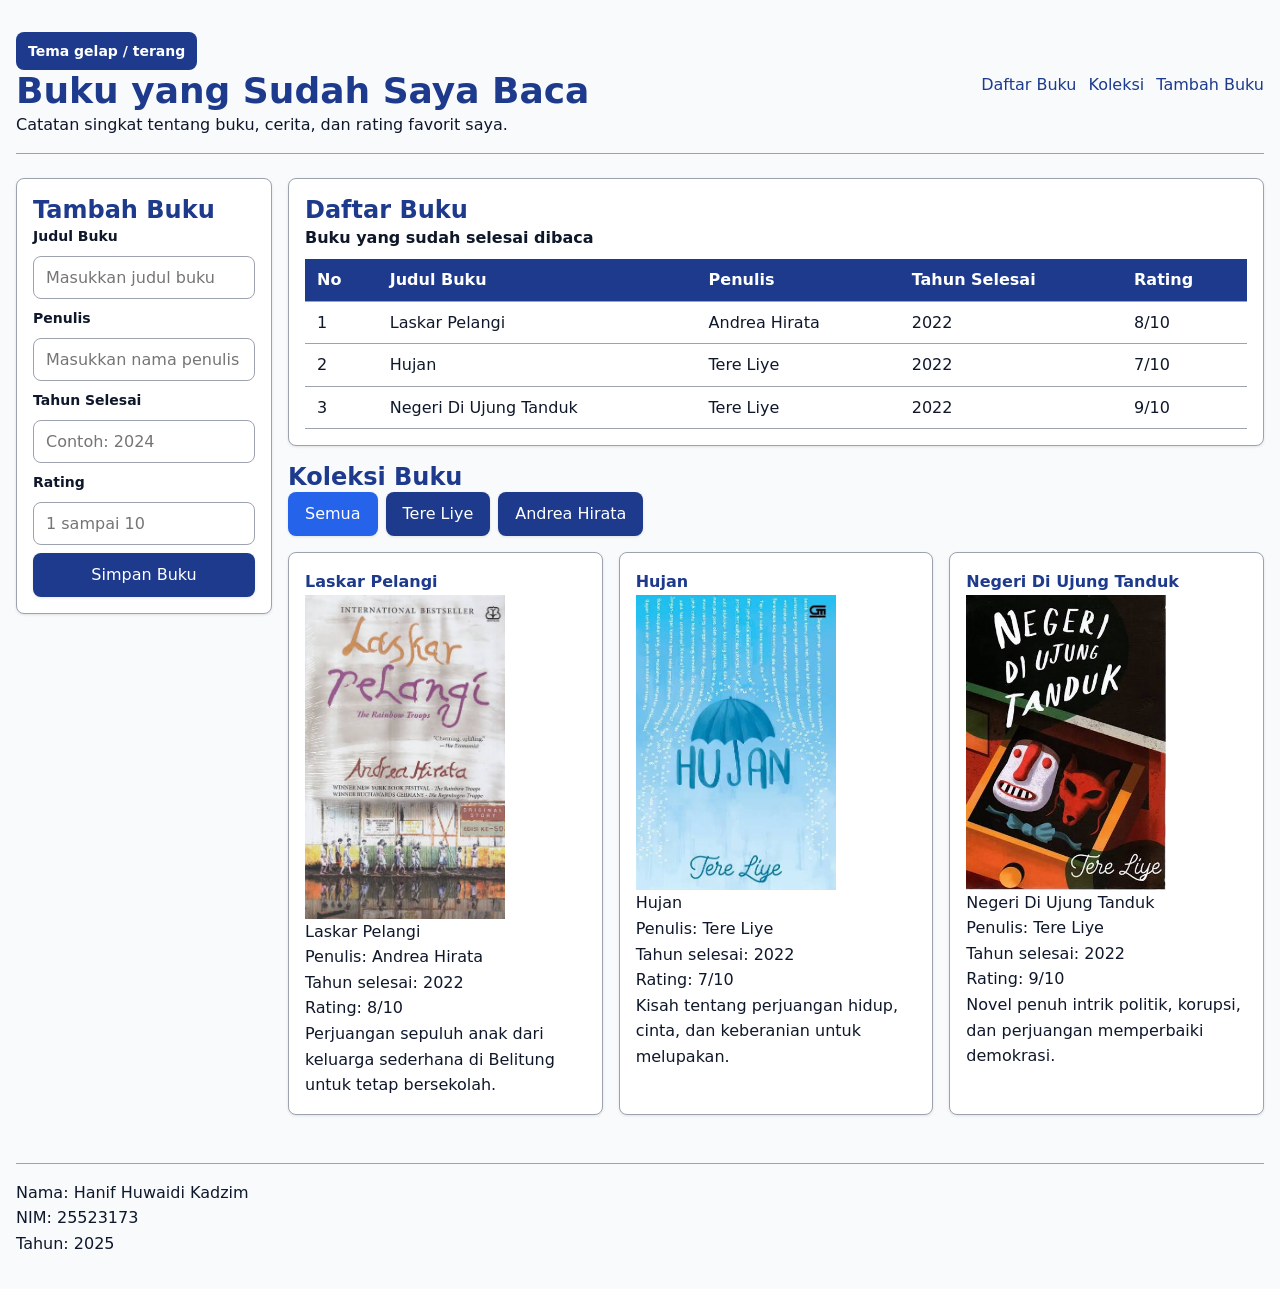
<file: Worksheet_P9/profil.html>
<!doctype html>
<html lang="id">
  <head>
    <meta charset="UTF-8" />
    <meta name="viewport" content="width=device-width, initial-scale=1.0" />
    <title>Buku yang Sudah Saya Baca</title>
    <link rel="stylesheet" href="tokens.css" />
    <link rel="stylesheet" href="base.css" />
    <link rel="stylesheet" href="layout.css" />
    <link rel="stylesheet" href="komponen.css" />
    <link rel="stylesheet" href="tema.css" />
    <link rel="stylesheet" href="responsif.css" />
  </head>
  <body>
    <div class="page">
      <header>
        <div class="header-baris">
          <div>
            <input type="checkbox" id="tema" class="pengalih-tema" />
            <label for="tema" class="tombol-tema">Tema gelap / terang</label>
            <h1>Buku yang Sudah Saya Baca</h1>
            <p>
              Catatan singkat tentang buku, cerita, dan rating favorit saya.
            </p>
          </div>
          <nav class="navbar" aria-label="Navigasi halaman">
            <ul>
              <li><a href="#daftar-buku">Daftar Buku</a></li>
              <li><a href="#koleksi-buku">Koleksi</a></li>
              <li><a href="#tambah-buku">Tambah Buku</a></li>
            </ul>
          </nav>
        </div>
      </header>

      <main class="isi">
        <section class="utama" id="daftar-buku">
          <div class="kartu">
            <h2>Daftar Buku</h2>
            <div class="table-wrap">
              <table>
                <caption>
                  Buku yang sudah selesai dibaca
                </caption>
                <thead>
                  <tr>
                    <th scope="col">No</th>
                    <th scope="col">Judul Buku</th>
                    <th scope="col">Penulis</th>
                    <th scope="col">Tahun Selesai</th>
                    <th scope="col">Rating</th>
                  </tr>
                </thead>
                <tbody id="daftar-tabel"></tbody>
              </table>
            </div>
          </div>
        </section>
        
        <section id="koleksi-buku">
          <h2>Koleksi Buku</h2>
          <div
            id="filter"
            class="baris-filter"
            style="display: flex; gap: var(--space-2); margin-bottom: var(--space-4);"
          >
            <button type="button" data-kategori="semua" class="aktif" aria-pressed="true">Semua</button>
            <button type="button" data-kategori="Tere Liye" aria-pressed="false">Tere Liye</button>
            <button type="button" data-kategori="Andrea Hirata" aria-pressed="false">Andrea Hirata</button>
          </div>
          <p id="kosong" class="pesan-kosong" hidden>
            Buku tidak ditemukan untuk kategori ini.
          </p>
          <div class="galeri" id="daftar" aria-live="polite"></div>
        </section>

        <aside
          class="sisi"
          id="tambah-buku"
          aria-labelledby="judul-tambah-buku"
        >
          <div class="kartu">
            <h2 id="judul-tambah-buku">Tambah Buku</h2>
            <form class="form-kolom" id="form-buku" action="/simpan-buku" method="post">
              <label for="judul">Judul Buku</label>
              <input
                type="text"
                id="judul"
                name="judul"
                placeholder="Masukkan judul buku"
                required
              />

              <label for="penulis">Penulis</label>
              <input
                type="text"
                id="penulis"
                name="penulis"
                placeholder="Masukkan nama penulis"
                required
              />

              <label for="tahun">Tahun Selesai</label>
              <input
                type="number"
                id="tahun"
                name="tahun"
                min="0"
                step="1"
                placeholder="Contoh: 2024"
                required
              />

              <label for="rating">Rating</label>
              <input
                type="number"
                id="rating"
                name="rating"
                min="1"
                max="10"
                step="1"
                placeholder="1 sampai 10"
                required
              />

              <p class="pesan-galat" id="pesan-galat" role="alert"></p>

              <button type="submit" id="tombol-simpan">Simpan Buku</button>
            </form>
          </div>
        </aside>
      </main>

      <footer>
        <p>Nama: Hanif Huwaidi Kadzim</p>
        <p>NIM: 25523173</p>
        <p>Tahun: 2025</p>
      </footer>
    </div>
    <script type="module" src="js/app.js"></script>
    <script type="module" src="js/dom.js"></script>
  </body>
</html>
</file>
<file: Worksheet_4/tokens.css>
/* LAPIS 1 — primitif: nilai mentah, tidak menyebut peran apa pun */
:root {
  --blue-700: #1d3a8c;
  --blue-500: #2563eb;
  --gray-50: #f8fafc;
  --gray-900: #0f172a;

  --space-1: 0.25rem;
  --space-2: 0.5rem;
  --space-3: 0.75rem;
  --space-4: 1rem;
  --space-6: 1.5rem;

  --radius-md: 0.5rem;
  --radius-full: 999px;
  --shadow-1: 0 1px 3px rgba(0, 0, 0, 0.1);

  --text-sm: 0.875rem;
  --text-md: 1rem;
  --text-xl: 1.5rem;
  --text-3xl: 2.25rem;
}

/* LAPIS 2 — semantik: peran. Isinya mengacu ke lapis 1. */
:root {
  --color-bg: var(--gray-50);
  --color-fg: var(--gray-900);
  --color-surface: #ffffff;
  --color-border: #d1d5db;
  --color-primary: var(--blue-700);
  --color-danger: #b00020;
  --color-focus: var(--blue-500);

  --card-pad: var(--space-4);
  --section-gap: var(--space-6);
}
</file>
<file: Worksheet_4/base.css>
*,
*::before,
*::after {
  box-sizing: border-box; /* width sudah mencakup padding + border */
}

* {
  margin: 0;
} /* hapus jarak bawaan; atur sendiri memakai gap */

img {
  max-width: 100%;
  height: auto;
  display: block;
}

html {
  font-size: 100%; /* ikuti pengaturan pengguna, jangan dipatok */
}

body {
  font-family: system-ui, "Segoe UI", Roboto, sans-serif;
  font-size: var(--text-md);
  line-height: 1.6; /* 1.5-1.7 nyaman untuk teks isi */
  color: var(--color-fg);
  background: var(--color-bg);
  padding: var(--space-4);
}

h1 {
  font-size: var(--text-3xl);
  line-height: 1.15;
}
h2 {
  font-size: var(--text-xl);
  line-height: 1.25;
}
h3 {
  font-size: var(--text-md);
}

h1,
h2,
h3 {
  color: var(--color-primary);
}

/* Batasi panjang baris supaya mata mudah berpindah baris */
main p {
  max-width: 60ch;
}
</file>
<file: Worksheet_4/layout.css>
header {
  padding-block: var(--space-4);
  border-bottom: 1px solid var(--color-border);
}

.header-baris {
  /* <div class="header-baris"> di dalam header */
  display: flex;
  align-items: center; /* sumbu silang: rata tengah */
  justify-content: space-between; /* sumbu utama: judul kiri, menu kanan */
  gap: var(--space-4);
  flex-wrap: wrap; /* turun baris di layar sempit, jangan meluber */
}

nav ul {
  display: flex;
  gap: var(--space-4);
  list-style: none; /* daftar nav tanpa butir */
  padding: 0;
}

nav a {
  color: var(--color-primary);
  text-decoration: none;
}

nav a:hover {
  color: var(--color-focus);
  text-decoration: underline;
}

main {
  display: flex;
  flex-direction: column;
  gap: var(--section-gap); /* jarak antar bagian, tanpa margin */
  padding-block: var(--space-6);
}

.katalog {
  display: flex;
  flex-wrap: wrap; /* kunci responsif: kartu turun sendiri */
  gap: var(--space-4);
}

.kartu {
  flex: 1 1 16rem; /* tumbuh, menyusut, lebar dasar 16rem */
  background: var(--color-surface);
  border: 1px solid var(--color-border);
  border-radius: var(--radius-md);
  box-shadow: var(--shadow-1);
  padding: var(--card-pad);
}

footer {
  margin-top: var(--space-6);
  padding-block: var(--space-4);
  border-top: 1px solid var(--color-border);
  color: var(--color-fg); /* hindari abu pucat yang gagal kontras */
  font-size: var(--text-sm);
}
</file>
<file: Worksheet_4/komponen.css>
.form-kolom {
  display: flex;
  flex-direction: column;
  gap: var(--space-2); /* jarak label ke isian, seragam */
}

label {
  font-size: var(--text-sm);
  font-weight: 600;
}

.pengalih-tema {
  position: absolute;
  opacity: 0;
  pointer-events: none;
}

.tombol-tema {
  display: inline-block;
  padding: var(--space-2) var(--space-3);
  border-radius: var(--radius-md);
  background: var(--color-primary);
  color: var(--color-surface);
  cursor: pointer;
}

table {
  width: 100%;
  border-collapse: collapse;
}

caption {
  margin-bottom: var(--space-2);
  font-weight: 600;
  text-align: left;
}

th,
td {
  padding: var(--space-2) var(--space-3);
  border-bottom: 1px solid var(--color-border);
  text-align: left;
}

th {
  background: var(--color-primary);
  color: var(--color-surface);
}

input,
select,
textarea {
  font: inherit; /* kolom isian ikut ukuran huruf halaman */
  padding: var(--space-2) var(--space-3);
  border: 1px solid var(--color-border);
  border-radius: var(--radius-md);
  background: var(--color-surface);
  color: var(--color-fg);
}

button {
  font: inherit;
  padding: var(--space-2) var(--space-4);
  border: 1px solid transparent;
  border-radius: var(--radius-md);
  background: var(--color-primary);
  color: var(--color-surface);
  cursor: pointer;
  box-shadow: var(--shadow-1);
}

:focus-visible {
  outline: 2px solid var(--color-focus);
  outline-offset: 2px;
}

input:user-invalid {
  border-color: var(--color-danger);
  border-width: 2px;
}

.pesan-galat {
  display: none;
  color: var(--color-danger);
  font-size: var(--text-sm);
}

.form-kolom:has(input:user-invalid) .pesan-galat {
  display: block;
}
</file>
<file: Worksheet_4/tema.css>
:root {
  --color-bg: #f8fafc;
  --color-fg: #0f172a;
  --color-surface: #ffffff;
  --color-border: #9ca3af;
  --color-primary: #1d3a8c;
  --color-danger: #b00020;
  --color-focus: #2563eb;
  --shadow-1: 0 1px 3px rgba(0, 0, 0, 0.1);
}

:root:has(#tema:checked) {
  --color-bg: #0f172a;
  --color-fg: #e2e8f0;
  --color-surface: #1e293b;
  --color-border: #64748b;
  --color-primary: #7da9f7;
  --color-danger: #ff8a8a;
  --color-focus: #ffc000;
}
</file>
<file: Worksheet_P10/tokens.css>
/* LAPIS 1 — primitif: nilai mentah, tidak menyebut peran apa pun */
:root {
  --blue-700: #1d3a8c;
  --blue-500: #2563eb;
  --gray-50: #f8fafc;
  --gray-900: #0f172a;

  --space-1: 0.25rem;
  --space-2: 0.5rem;
  --space-3: 0.75rem;
  --space-4: 1rem;
  --space-6: 1.5rem;

  --radius-md: 0.5rem;
  --radius-full: 999px;
  --shadow-1: 0 1px 3px rgba(0, 0, 0, 0.1);

  --text-sm: 0.875rem;
  --text-md: 1rem;
  --text-xl: 1.5rem;
  --text-3xl: 2.25rem;
}

/* LAPIS 2 — semantik: peran. Isinya mengacu ke lapis 1. */
:root {
  --color-bg: var(--gray-50);
  --color-fg: var(--gray-900);
  --color-surface: #ffffff;
  --color-border: #d1d5db;
  --color-primary: var(--blue-700);
  --color-danger: #b00020;
  --color-focus: var(--blue-500);

  --card-pad: var(--space-4);
  --section-gap: var(--space-6);
}
</file>
<file: Worksheet_P10/base.css>
*,
*::before,
*::after {
  box-sizing: border-box; /* width sudah mencakup padding + border */
}

* {
  margin: 0;
} /* hapus jarak bawaan; atur sendiri memakai gap */

img {
  max-width: 100%;
  height: auto;
  display: block;
}

html {
  font-size: 100%; /* ikuti pengaturan pengguna, jangan dipatok */
}

body {
  font-family: system-ui, "Segoe UI", Roboto, sans-serif;
  font-size: var(--text-md);
  line-height: 1.6; /* 1.5-1.7 nyaman untuk teks isi */
  color: var(--color-fg);
  background: var(--color-bg);
  padding: var(--space-4);
}

h1 {
  font-size: var(--text-3xl);
  line-height: 1.15;
}
h2 {
  font-size: var(--text-xl);
  line-height: 1.25;
}
h3 {
  font-size: var(--text-md);
}

h1,
h2,
h3 {
  color: var(--color-primary);
}

/* Batasi panjang baris supaya mata mudah berpindah baris */
main p {
  max-width: 60ch;
}
</file>
<file: Worksheet_P10/layout.css>
header {
  padding-block: var(--space-4);
  border-bottom: 1px solid var(--color-border);
}

.header-baris {
  /* <div class="header-baris"> di dalam header */
  display: flex;
  align-items: center; /* sumbu silang: rata tengah */
  justify-content: space-between; /* sumbu utama: judul kiri, menu kanan */
  gap: var(--space-4);
  flex-wrap: wrap; /* turun baris di layar sempit, jangan meluber */
}

nav ul {
  display: flex;
  gap: var(--space-4);
  list-style: none; /* daftar nav tanpa butir */
  padding: 0;
}

nav a {
  color: var(--color-primary);
  text-decoration: none;
}

nav a:hover {
  color: var(--color-focus);
  text-decoration: underline;
}

main {
  display: flex;
  flex-direction: column;
  gap: var(--section-gap); /* jarak antar bagian, tanpa margin */
  padding-block: var(--space-6);
}

.katalog {
  display: flex;
  flex-wrap: wrap; /* kunci responsif: kartu turun sendiri */
  gap: var(--space-4);
}

.kartu {
  flex: 1 1 16rem; /* tumbuh, menyusut, lebar dasar 16rem */
  background: var(--color-surface);
  border: 1px solid var(--color-border);
  border-radius: var(--radius-md);
  box-shadow: var(--shadow-1);
  padding: var(--card-pad);
}

footer {
  margin-top: var(--space-6);
  padding-block: var(--space-4);
  border-top: 1px solid var(--color-border);
  color: var(--color-fg); /* hindari abu pucat yang gagal kontras */
  font-size: var(--text-sm);
}

.page {
  display: grid;
  grid-template-rows: auto 1fr auto;
  min-height: 100dvh;
}

.navbar {
  display: flex;
  gap: var(--space-4);
  align-items: center;
}

.isi {
  display: grid;
  grid-template-columns: 16rem 1fr;
  gap: var(--space-6);
}
</file>
<file: Worksheet_P10/komponen.css>
.form-kolom {
  display: flex;
  flex-direction: column;
  gap: var(--space-2); /* jarak label ke isian, seragam */
}

label {
  font-size: var(--text-sm);
  font-weight: 600;
}

.pengalih-tema {
  position: absolute;
  opacity: 0;
  pointer-events: none;
}

.tombol-tema {
  display: inline-block;
  padding: var(--space-2) var(--space-3);
  border-radius: var(--radius-md);
  background: var(--color-primary);
  color: var(--color-surface);
  cursor: pointer;
}

table {
  width: 100%;
  border-collapse: collapse;
}

caption {
  margin-bottom: var(--space-2);
  font-weight: 600;
  text-align: left;
}

th,
td {
  padding: var(--space-2) var(--space-3);
  border-bottom: 1px solid var(--color-border);
  text-align: left;
}

th {
  background: var(--color-primary);
  color: var(--color-surface);
}

input,
select,
textarea {
  font: inherit; /* kolom isian ikut ukuran huruf halaman */
  padding: var(--space-2) var(--space-3);
  border: 1px solid var(--color-border);
  border-radius: var(--radius-md);
  background: var(--color-surface);
  color: var(--color-fg);
}

button {
  font: inherit;
  padding: var(--space-2) var(--space-4);
  border: 1px solid transparent;
  border-radius: var(--radius-md);
  background: var(--color-primary);
  color: var(--color-surface);
  cursor: pointer;
  box-shadow: var(--shadow-1);
}

.baris-filter {
  flex-wrap: wrap;
}

button.aktif {
  background: var(--color-focus);
}

:focus-visible {
  outline: 2px solid var(--color-focus);
  outline-offset: 2px;
}

input:user-invalid {
  border-color: var(--color-danger);
  border-width: 2px;
}

.pesan-galat {
  display: none;
  color: var(--color-danger);
  font-size: var(--text-sm);
}

.pesan-galat.tampil {
  display: block;
}

.pesan-kosong {
  color: var(--color-danger);
  margin-bottom: var(--space-4);
}

.form-kolom:has(input:user-invalid) .pesan-galat {
  display: block;
}

.galeri {
  display: grid;
  grid-template-columns: repeat(auto-fit, minmax(16rem, 1fr));
  gap: var(--space-4);
}

.kartu_kaki {
  display: flex;
  align-items: center;
  justify-content: space-between;
  gap: var(--space-2);
}

.sorotan {
  grid-column: span2;
}

.papan {
  grid-row: span2;
}

.isi {
  display: grid;
  grid-template-columns: 16rem 1fr;
  grid-template-areas:
    "sisi utama"
    "sisi bawah";
}

.sisi {
  grid-area: sisi;
}

.utama {
  grid-area: utama;
}

.galeri .kartu {
  display: grid;
  align-content: start;
  min-height: 14rem;
}

.kartu_isi {
  min-width: 0; 
}

.kartu_judul {
  overflow-wrap: anywhere; 
}
</file>
<file: Worksheet_P10/tema.css>
:root {
  --color-bg: #f8fafc;
  --color-fg: #0f172a;
  --color-surface: #ffffff;
  --color-border: #9ca3af;
  --color-primary: #1d3a8c;
  --color-danger: #b00020;
  --color-focus: #2563eb;
  --shadow-1: 0 1px 3px rgba(0, 0, 0, 0.1);
}

:root:has(#tema:checked) {
  --color-bg: #0f172a;
  --color-fg: #e2e8f0;
  --color-surface: #1e293b;
  --color-border: #64748b;
  --color-primary: #7da9f7;
  --color-danger: #ff8a8a;
  --color-focus: #ffc000;
}
</file>
<file: Worksheet_P10/responsif.css>
/* dasar: berlaku di semua lebar */
.isi {
  display: grid;
  grid-template-columns: 1fr;
  gap: var(--space-4);
}

.galeri {
  display: grid;
  grid-template-columns: 1fr;
  gap: var(--space-4);
}

.header-baris {
  display: flex;
  align-items: center;
  justify-content: space-between;
  gap: var(--space-4);
  flex-wrap: wrap;
}

nav ul {
  display: flex;
  flex-wrap: wrap;
  gap: var(--space-3);
}

/* tablet: galeri dua kolom */
@media (min-width: 48rem) {
  .galeri {
    grid-template-columns: repeat(2, minmax(0, 1fr));
  }
}

/* desktop: sidebar bersanding dengan konten */
@media (min-width: 60rem) {
  .isi {
    grid-template-columns: 16rem minmax(0, 1fr);
  }

  .sisi {
    grid-column: 1;
  }

  .utama {
    grid-column: 2;
  }

  .galeri {
    grid-template-columns: repeat(3, minmax(0, 1fr));
  }
}

/* gambar tidak melebihi wadahnya */
img {
  max-width: 100%;
  height: auto;
}

/* tabel lebar dapat digulir sendiri */
.table-wrap {
  overflow-x: auto;
}

/* teks mengikuti ukuran huruf pengguna */
p {
  font-size: 1rem;
  line-height: 1.6;
}

@media (max-width: 59.9375rem) {
  main.isi {
    grid-template-columns: 1fr !important;
  }

  main.isi .sisi,
  main.isi .utama {
    grid-column: auto !important;
  }
}

@media (max-width: 47.9375rem) {
  .header-baris {
    flex-direction: column;
    align-items: flex-start;
  }

  .navbar {
    width: 100%;
  }

  nav ul {
    width: 100%;
    justify-content: space-between;
  }
}
</file>
<file: Worksheet_P11/tokens.css>
/* LAPIS 1 — primitif: nilai mentah, tidak menyebut peran apa pun */
:root {
  --blue-700: #1d3a8c;
  --blue-500: #2563eb;
  --gray-50: #f8fafc;
  --gray-900: #0f172a;

  --space-1: 0.25rem;
  --space-2: 0.5rem;
  --space-3: 0.75rem;
  --space-4: 1rem;
  --space-6: 1.5rem;

  --radius-md: 0.5rem;
  --radius-full: 999px;
  --shadow-1: 0 1px 3px rgba(0, 0, 0, 0.1);

  --text-sm: 0.875rem;
  --text-md: 1rem;
  --text-xl: 1.5rem;
  --text-3xl: 2.25rem;
}

/* LAPIS 2 — semantik: peran. Isinya mengacu ke lapis 1. */
:root {
  --color-bg: var(--gray-50);
  --color-fg: var(--gray-900);
  --color-surface: #ffffff;
  --color-border: #d1d5db;
  --color-primary: var(--blue-700);
  --color-danger: #b00020;
  --color-focus: var(--blue-500);

  --card-pad: var(--space-4);
  --section-gap: var(--space-6);
}
</file>
<file: Worksheet_P11/base.css>
*,
*::before,
*::after {
  box-sizing: border-box; /* width sudah mencakup padding + border */
}

* {
  margin: 0;
} /* hapus jarak bawaan; atur sendiri memakai gap */

img {
  max-width: 100%;
  height: auto;
  display: block;
}

html {
  font-size: 100%; /* ikuti pengaturan pengguna, jangan dipatok */
}

body {
  font-family: system-ui, "Segoe UI", Roboto, sans-serif;
  font-size: var(--text-md);
  line-height: 1.6; /* 1.5-1.7 nyaman untuk teks isi */
  color: var(--color-fg);
  background: var(--color-bg);
  padding: var(--space-4);
}

h1 {
  font-size: var(--text-3xl);
  line-height: 1.15;
}
h2 {
  font-size: var(--text-xl);
  line-height: 1.25;
}
h3 {
  font-size: var(--text-md);
}

h1,
h2,
h3 {
  color: var(--color-primary);
}

/* Batasi panjang baris supaya mata mudah berpindah baris */
main p {
  max-width: 60ch;
}
</file>
<file: Worksheet_P11/layout.css>
header {
  padding-block: var(--space-4);
  border-bottom: 1px solid var(--color-border);
}

.header-baris {
  /* <div class="header-baris"> di dalam header */
  display: flex;
  align-items: center; /* sumbu silang: rata tengah */
  justify-content: space-between; /* sumbu utama: judul kiri, menu kanan */
  gap: var(--space-4);
  flex-wrap: wrap; /* turun baris di layar sempit, jangan meluber */
}

nav ul {
  display: flex;
  gap: var(--space-4);
  list-style: none; /* daftar nav tanpa butir */
  padding: 0;
}

nav a {
  color: var(--color-primary);
  text-decoration: none;
}

nav a:hover {
  color: var(--color-focus);
  text-decoration: underline;
}

main {
  display: flex;
  flex-direction: column;
  gap: var(--section-gap); /* jarak antar bagian, tanpa margin */
  padding-block: var(--space-6);
}

.katalog {
  display: flex;
  flex-wrap: wrap; /* kunci responsif: kartu turun sendiri */
  gap: var(--space-4);
}

.kartu {
  flex: 1 1 16rem; /* tumbuh, menyusut, lebar dasar 16rem */
  background: var(--color-surface);
  border: 1px solid var(--color-border);
  border-radius: var(--radius-md);
  box-shadow: var(--shadow-1);
  padding: var(--card-pad);
}

footer {
  margin-top: var(--space-6);
  padding-block: var(--space-4);
  border-top: 1px solid var(--color-border);
  color: var(--color-fg); /* hindari abu pucat yang gagal kontras */
  font-size: var(--text-sm);
}

.page {
  display: grid;
  grid-template-rows: auto 1fr auto;
  min-height: 100dvh;
}

.navbar {
  display: flex;
  gap: var(--space-4);
  align-items: center;
}

.isi {
  display: grid;
  grid-template-columns: 16rem 1fr;
  gap: var(--space-6);
}
</file>
<file: Worksheet_P11/komponen.css>
.form-kolom {
  display: flex;
  flex-direction: column;
  gap: var(--space-2); /* jarak label ke isian, seragam */
}

label {
  font-size: var(--text-sm);
  font-weight: 600;
}

.pengalih-tema {
  position: absolute;
  opacity: 0;
  pointer-events: none;
}

.tombol-tema {
  display: inline-block;
  padding: var(--space-2) var(--space-3);
  border-radius: var(--radius-md);
  background: var(--color-primary);
  color: var(--color-surface);
  cursor: pointer;
}

table {
  width: 100%;
  border-collapse: collapse;
}

caption {
  margin-bottom: var(--space-2);
  font-weight: 600;
  text-align: left;
}

th,
td {
  padding: var(--space-2) var(--space-3);
  border-bottom: 1px solid var(--color-border);
  text-align: left;
}

th {
  background: var(--color-primary);
  color: var(--color-surface);
}

input,
select,
textarea {
  font: inherit; /* kolom isian ikut ukuran huruf halaman */
  padding: var(--space-2) var(--space-3);
  border: 1px solid var(--color-border);
  border-radius: var(--radius-md);
  background: var(--color-surface);
  color: var(--color-fg);
}

button {
  font: inherit;
  padding: var(--space-2) var(--space-4);
  border: 1px solid transparent;
  border-radius: var(--radius-md);
  background: var(--color-primary);
  color: var(--color-surface);
  cursor: pointer;
  box-shadow: var(--shadow-1);
}

.baris-filter {
  flex-wrap: wrap;
}

button.aktif {
  background: var(--color-focus);
}

.favorit {
  padding: 0;
  border: 0;
  background: transparent;
  color: var(--color-primary);
  font-size: 1.2rem;
  cursor: pointer;
  box-shadow: none;
}

.favorit:hover {
  color: var(--color-focus);
}

:focus-visible {
  outline: 2px solid var(--color-focus);
  outline-offset: 2px;
}

input:user-invalid {
  border-color: var(--color-danger);
  border-width: 2px;
}

.pesan-galat {
  display: none;
  color: var(--color-danger);
  font-size: var(--text-sm);
}

.pesan-galat.tampil {
  display: block;
}

.pesan-kosong {
  color: var(--color-danger);
  margin-bottom: var(--space-4);
}

.form-kolom:has(input:user-invalid) .pesan-galat {
  display: block;
}

.galeri {
  display: grid;
  grid-template-columns: repeat(auto-fit, minmax(16rem, 1fr));
  gap: var(--space-4);
}

.kartu_kaki {
  display: flex;
  align-items: center;
  justify-content: space-between;
  gap: var(--space-2);
}

.sorotan {
  grid-column: span2;
}

.papan {
  grid-row: span2;
}

.isi {
  display: grid;
  grid-template-columns: 16rem 1fr;
  grid-template-areas:
    "sisi utama"
    "sisi bawah";
}

.sisi {
  grid-area: sisi;
}

.utama {
  grid-area: utama;
}

.galeri .kartu {
  display: grid;
  align-content: start;
  min-height: 14rem;
}

.kartu_isi {
  min-width: 0; 
}

.kartu_judul {
  overflow-wrap: anywhere; 
}
</file>
<file: Worksheet_P11/tema.css>
:root {
  --color-bg: #f8fafc;
  --color-fg: #0f172a;
  --color-surface: #ffffff;
  --color-border: #9ca3af;
  --color-primary: #1d3a8c;
  --color-danger: #b00020;
  --color-focus: #2563eb;
  --shadow-1: 0 1px 3px rgba(0, 0, 0, 0.1);
}

:root:has(#tema:checked) {
  --color-bg: #0f172a;
  --color-fg: #e2e8f0;
  --color-surface: #1e293b;
  --color-border: #64748b;
  --color-primary: #7da9f7;
  --color-danger: #ff8a8a;
  --color-focus: #ffc000;
}
</file>
<file: Worksheet_P11/responsif.css>
/* dasar: berlaku di semua lebar */
.isi {
  display: grid;
  grid-template-columns: 1fr;
  gap: var(--space-4);
}

.galeri {
  display: grid;
  grid-template-columns: 1fr;
  gap: var(--space-4);
}

.header-baris {
  display: flex;
  align-items: center;
  justify-content: space-between;
  gap: var(--space-4);
  flex-wrap: wrap;
}

nav ul {
  display: flex;
  flex-wrap: wrap;
  gap: var(--space-3);
}

/* tablet: galeri dua kolom */
@media (min-width: 48rem) {
  .galeri {
    grid-template-columns: repeat(2, minmax(0, 1fr));
  }
}

/* desktop: sidebar bersanding dengan konten */
@media (min-width: 60rem) {
  .isi {
    grid-template-columns: 16rem minmax(0, 1fr);
  }

  .sisi {
    grid-column: 1;
  }

  .utama {
    grid-column: 2;
  }

  .galeri {
    grid-template-columns: repeat(3, minmax(0, 1fr));
  }
}

/* gambar tidak melebihi wadahnya */
img {
  max-width: 100%;
  height: auto;
}

/* tabel lebar dapat digulir sendiri */
.table-wrap {
  overflow-x: auto;
}

/* teks mengikuti ukuran huruf pengguna */
p {
  font-size: 1rem;
  line-height: 1.6;
}

@media (max-width: 59.9375rem) {
  main.isi {
    grid-template-columns: 1fr !important;
  }

  main.isi .sisi,
  main.isi .utama {
    grid-column: auto !important;
  }
}

@media (max-width: 47.9375rem) {
  .header-baris {
    flex-direction: column;
    align-items: flex-start;
  }

  .navbar {
    width: 100%;
  }

  nav ul {
    width: 100%;
    justify-content: space-between;
  }
}
</file>
<file: Worksheet_P5/tokens.css>
/* LAPIS 1 — primitif: nilai mentah, tidak menyebut peran apa pun */
:root {
  --blue-700: #1d3a8c;
  --blue-500: #2563eb;
  --gray-50: #f8fafc;
  --gray-900: #0f172a;

  --space-1: 0.25rem;
  --space-2: 0.5rem;
  --space-3: 0.75rem;
  --space-4: 1rem;
  --space-6: 1.5rem;

  --radius-md: 0.5rem;
  --radius-full: 999px;
  --shadow-1: 0 1px 3px rgba(0, 0, 0, 0.1);

  --text-sm: 0.875rem;
  --text-md: 1rem;
  --text-xl: 1.5rem;
  --text-3xl: 2.25rem;
}

/* LAPIS 2 — semantik: peran. Isinya mengacu ke lapis 1. */
:root {
  --color-bg: var(--gray-50);
  --color-fg: var(--gray-900);
  --color-surface: #ffffff;
  --color-border: #d1d5db;
  --color-primary: var(--blue-700);
  --color-danger: #b00020;
  --color-focus: var(--blue-500);

  --card-pad: var(--space-4);
  --section-gap: var(--space-6);
}
</file>
<file: Worksheet_P5/base.css>
*,
*::before,
*::after {
  box-sizing: border-box; /* width sudah mencakup padding + border */
}

* {
  margin: 0;
} /* hapus jarak bawaan; atur sendiri memakai gap */

img {
  max-width: 100%;
  height: auto;
  display: block;
}

html {
  font-size: 100%; /* ikuti pengaturan pengguna, jangan dipatok */
}

body {
  font-family: system-ui, "Segoe UI", Roboto, sans-serif;
  font-size: var(--text-md);
  line-height: 1.6; /* 1.5-1.7 nyaman untuk teks isi */
  color: var(--color-fg);
  background: var(--color-bg);
  padding: var(--space-4);
}

h1 {
  font-size: var(--text-3xl);
  line-height: 1.15;
}
h2 {
  font-size: var(--text-xl);
  line-height: 1.25;
}
h3 {
  font-size: var(--text-md);
}

h1,
h2,
h3 {
  color: var(--color-primary);
}

/* Batasi panjang baris supaya mata mudah berpindah baris */
main p {
  max-width: 60ch;
}
</file>
<file: Worksheet_P5/layout.css>
header {
  padding-block: var(--space-4);
  border-bottom: 1px solid var(--color-border);
}

.header-baris {
  /* <div class="header-baris"> di dalam header */
  display: flex;
  align-items: center; /* sumbu silang: rata tengah */
  justify-content: space-between; /* sumbu utama: judul kiri, menu kanan */
  gap: var(--space-4);
  flex-wrap: wrap; /* turun baris di layar sempit, jangan meluber */
}

nav ul {
  display: flex;
  gap: var(--space-4);
  list-style: none; /* daftar nav tanpa butir */
  padding: 0;
}

nav a {
  color: var(--color-primary);
  text-decoration: none;
}

nav a:hover {
  color: var(--color-focus);
  text-decoration: underline;
}

main {
  display: flex;
  flex-direction: column;
  gap: var(--section-gap); /* jarak antar bagian, tanpa margin */
  padding-block: var(--space-6);
}

.katalog {
  display: flex;
  flex-wrap: wrap; /* kunci responsif: kartu turun sendiri */
  gap: var(--space-4);
}

.kartu {
  flex: 1 1 16rem; /* tumbuh, menyusut, lebar dasar 16rem */
  background: var(--color-surface);
  border: 1px solid var(--color-border);
  border-radius: var(--radius-md);
  box-shadow: var(--shadow-1);
  padding: var(--card-pad);
}

footer {
  margin-top: var(--space-6);
  padding-block: var(--space-4);
  border-top: 1px solid var(--color-border);
  color: var(--color-fg); /* hindari abu pucat yang gagal kontras */
  font-size: var(--text-sm);
}

.page {
  display: grid;
  grid-template-rows: auto 1fr auto;
  min-height: 100dvh;
}

.navbar {
  display: flex;
  gap: var(--space-4);
  align-items: center;
}

.isi {
  display: grid;
  grid-template-columns: 16rem 1fr;
  gap: var(--space-6);
}
</file>
<file: Worksheet_P5/komponen.css>
.form-kolom {
  display: flex;
  flex-direction: column;
  gap: var(--space-2); /* jarak label ke isian, seragam */
}

label {
  font-size: var(--text-sm);
  font-weight: 600;
}

.pengalih-tema {
  position: absolute;
  opacity: 0;
  pointer-events: none;
}

.tombol-tema {
  display: inline-block;
  padding: var(--space-2) var(--space-3);
  border-radius: var(--radius-md);
  background: var(--color-primary);
  color: var(--color-surface);
  cursor: pointer;
}

table {
  width: 100%;
  border-collapse: collapse;
}

caption {
  margin-bottom: var(--space-2);
  font-weight: 600;
  text-align: left;
}

th,
td {
  padding: var(--space-2) var(--space-3);
  border-bottom: 1px solid var(--color-border);
  text-align: left;
}

th {
  background: var(--color-primary);
  color: var(--color-surface);
}

input,
select,
textarea {
  font: inherit; /* kolom isian ikut ukuran huruf halaman */
  padding: var(--space-2) var(--space-3);
  border: 1px solid var(--color-border);
  border-radius: var(--radius-md);
  background: var(--color-surface);
  color: var(--color-fg);
}

button {
  font: inherit;
  padding: var(--space-2) var(--space-4);
  border: 1px solid transparent;
  border-radius: var(--radius-md);
  background: var(--color-primary);
  color: var(--color-surface);
  cursor: pointer;
  box-shadow: var(--shadow-1);
}

:focus-visible {
  outline: 2px solid var(--color-focus);
  outline-offset: 2px;
}

input:user-invalid {
  border-color: var(--color-danger);
  border-width: 2px;
}

.pesan-galat {
  display: none;
  color: var(--color-danger);
  font-size: var(--text-sm);
}

.form-kolom:has(input:user-invalid) .pesan-galat {
  display: block;
}

.galeri {
  display: grid;
  grid-template-columns: repeat(auto-fit, minmax(16rem, 1fr));
  gap: var(--space-4);
}

.kartu_kaki {
  display: flex;
  align-items: center;
  justify-content: space-between;
  gap: var(--space-2);
}

.sorotan {
  grid-column: span2;
}

.papan {
  grid-row: span2;
}

.isi {
  display: grid;
  grid-template-columns: 16rem 1fr;
  grid-template-areas:
    "sisi utama"
    "sisi bawah";
}

.sisi {
  grid-area: sisi;
}

.utama {
  grid-area: utama;
}

.galeri .kartu {
  display: grid;
  align-content: start;
  min-height: 14rem;
}

.kartu_isi {
  min-width: 0; 
}

.kartu_judul {
  overflow-wrap: anywhere; 
}
</file>
<file: Worksheet_P5/tema.css>
:root {
  --color-bg: #f8fafc;
  --color-fg: #0f172a;
  --color-surface: #ffffff;
  --color-border: #9ca3af;
  --color-primary: #1d3a8c;
  --color-danger: #b00020;
  --color-focus: #2563eb;
  --shadow-1: 0 1px 3px rgba(0, 0, 0, 0.1);
}

:root:has(#tema:checked) {
  --color-bg: #0f172a;
  --color-fg: #e2e8f0;
  --color-surface: #1e293b;
  --color-border: #64748b;
  --color-primary: #7da9f7;
  --color-danger: #ff8a8a;
  --color-focus: #ffc000;
}
</file>
<file: Worksheet_P6/tokens.css>
/* LAPIS 1 — primitif: nilai mentah, tidak menyebut peran apa pun */
:root {
  --blue-700: #1d3a8c;
  --blue-500: #2563eb;
  --gray-50: #f8fafc;
  --gray-900: #0f172a;

  --space-1: 0.25rem;
  --space-2: 0.5rem;
  --space-3: 0.75rem;
  --space-4: 1rem;
  --space-6: 1.5rem;

  --radius-md: 0.5rem;
  --radius-full: 999px;
  --shadow-1: 0 1px 3px rgba(0, 0, 0, 0.1);

  --text-sm: 0.875rem;
  --text-md: 1rem;
  --text-xl: 1.5rem;
  --text-3xl: 2.25rem;
}

/* LAPIS 2 — semantik: peran. Isinya mengacu ke lapis 1. */
:root {
  --color-bg: var(--gray-50);
  --color-fg: var(--gray-900);
  --color-surface: #ffffff;
  --color-border: #d1d5db;
  --color-primary: var(--blue-700);
  --color-danger: #b00020;
  --color-focus: var(--blue-500);

  --card-pad: var(--space-4);
  --section-gap: var(--space-6);
}
</file>
<file: Worksheet_P6/base.css>
*,
*::before,
*::after {
  box-sizing: border-box; /* width sudah mencakup padding + border */
}

* {
  margin: 0;
} /* hapus jarak bawaan; atur sendiri memakai gap */

img {
  max-width: 100%;
  height: auto;
  display: block;
}

html {
  font-size: 100%; /* ikuti pengaturan pengguna, jangan dipatok */
}

body {
  font-family: system-ui, "Segoe UI", Roboto, sans-serif;
  font-size: var(--text-md);
  line-height: 1.6; /* 1.5-1.7 nyaman untuk teks isi */
  color: var(--color-fg);
  background: var(--color-bg);
  padding: var(--space-4);
}

h1 {
  font-size: var(--text-3xl);
  line-height: 1.15;
}
h2 {
  font-size: var(--text-xl);
  line-height: 1.25;
}
h3 {
  font-size: var(--text-md);
}

h1,
h2,
h3 {
  color: var(--color-primary);
}

/* Batasi panjang baris supaya mata mudah berpindah baris */
main p {
  max-width: 60ch;
}
</file>
<file: Worksheet_P6/layout.css>
header {
  padding-block: var(--space-4);
  border-bottom: 1px solid var(--color-border);
}

.header-baris {
  /* <div class="header-baris"> di dalam header */
  display: flex;
  align-items: center; /* sumbu silang: rata tengah */
  justify-content: space-between; /* sumbu utama: judul kiri, menu kanan */
  gap: var(--space-4);
  flex-wrap: wrap; /* turun baris di layar sempit, jangan meluber */
}

nav ul {
  display: flex;
  gap: var(--space-4);
  list-style: none; /* daftar nav tanpa butir */
  padding: 0;
}

nav a {
  color: var(--color-primary);
  text-decoration: none;
}

nav a:hover {
  color: var(--color-focus);
  text-decoration: underline;
}

main {
  display: flex;
  flex-direction: column;
  gap: var(--section-gap); /* jarak antar bagian, tanpa margin */
  padding-block: var(--space-6);
}

.katalog {
  display: flex;
  flex-wrap: wrap; /* kunci responsif: kartu turun sendiri */
  gap: var(--space-4);
}

.kartu {
  flex: 1 1 16rem; /* tumbuh, menyusut, lebar dasar 16rem */
  background: var(--color-surface);
  border: 1px solid var(--color-border);
  border-radius: var(--radius-md);
  box-shadow: var(--shadow-1);
  padding: var(--card-pad);
}

footer {
  margin-top: var(--space-6);
  padding-block: var(--space-4);
  border-top: 1px solid var(--color-border);
  color: var(--color-fg); /* hindari abu pucat yang gagal kontras */
  font-size: var(--text-sm);
}

.page {
  display: grid;
  grid-template-rows: auto 1fr auto;
  min-height: 100dvh;
}

.navbar {
  display: flex;
  gap: var(--space-4);
  align-items: center;
}

.isi {
  display: grid;
  grid-template-columns: 16rem 1fr;
  gap: var(--space-6);
}
</file>
<file: Worksheet_P6/komponen.css>
.form-kolom {
  display: flex;
  flex-direction: column;
  gap: var(--space-2); /* jarak label ke isian, seragam */
}

label {
  font-size: var(--text-sm);
  font-weight: 600;
}

.pengalih-tema {
  position: absolute;
  opacity: 0;
  pointer-events: none;
}

.tombol-tema {
  display: inline-block;
  padding: var(--space-2) var(--space-3);
  border-radius: var(--radius-md);
  background: var(--color-primary);
  color: var(--color-surface);
  cursor: pointer;
}

table {
  width: 100%;
  border-collapse: collapse;
}

caption {
  margin-bottom: var(--space-2);
  font-weight: 600;
  text-align: left;
}

th,
td {
  padding: var(--space-2) var(--space-3);
  border-bottom: 1px solid var(--color-border);
  text-align: left;
}

th {
  background: var(--color-primary);
  color: var(--color-surface);
}

input,
select,
textarea {
  font: inherit; /* kolom isian ikut ukuran huruf halaman */
  padding: var(--space-2) var(--space-3);
  border: 1px solid var(--color-border);
  border-radius: var(--radius-md);
  background: var(--color-surface);
  color: var(--color-fg);
}

button {
  font: inherit;
  padding: var(--space-2) var(--space-4);
  border: 1px solid transparent;
  border-radius: var(--radius-md);
  background: var(--color-primary);
  color: var(--color-surface);
  cursor: pointer;
  box-shadow: var(--shadow-1);
}

:focus-visible {
  outline: 2px solid var(--color-focus);
  outline-offset: 2px;
}

input:user-invalid {
  border-color: var(--color-danger);
  border-width: 2px;
}

.pesan-galat {
  display: none;
  color: var(--color-danger);
  font-size: var(--text-sm);
}

.form-kolom:has(input:user-invalid) .pesan-galat {
  display: block;
}

.galeri {
  display: grid;
  grid-template-columns: repeat(auto-fit, minmax(16rem, 1fr));
  gap: var(--space-4);
}

.kartu_kaki {
  display: flex;
  align-items: center;
  justify-content: space-between;
  gap: var(--space-2);
}

.sorotan {
  grid-column: span2;
}

.papan {
  grid-row: span2;
}

.isi {
  display: grid;
  grid-template-columns: 16rem 1fr;
  grid-template-areas:
    "sisi utama"
    "sisi bawah";
}

.sisi {
  grid-area: sisi;
}

.utama {
  grid-area: utama;
}

.galeri .kartu {
  display: grid;
  align-content: start;
  min-height: 14rem;
}

.kartu_isi {
  min-width: 0; 
}

.kartu_judul {
  overflow-wrap: anywhere; 
}
</file>
<file: Worksheet_P6/tema.css>
:root {
  --color-bg: #f8fafc;
  --color-fg: #0f172a;
  --color-surface: #ffffff;
  --color-border: #9ca3af;
  --color-primary: #1d3a8c;
  --color-danger: #b00020;
  --color-focus: #2563eb;
  --shadow-1: 0 1px 3px rgba(0, 0, 0, 0.1);
}

:root:has(#tema:checked) {
  --color-bg: #0f172a;
  --color-fg: #e2e8f0;
  --color-surface: #1e293b;
  --color-border: #64748b;
  --color-primary: #7da9f7;
  --color-danger: #ff8a8a;
  --color-focus: #ffc000;
}
</file>
<file: Worksheet_P6/responsif.css>
/* dasar: berlaku di semua lebar */
.isi {
  display: grid;
  grid-template-columns: 1fr;
  gap: var(--space-4);
}

.galeri {
  display: grid;
  grid-template-columns: 1fr;
  gap: var(--space-4);
}

.header-baris {
  display: flex;
  align-items: center;
  justify-content: space-between;
  gap: var(--space-4);
  flex-wrap: wrap;
}

nav ul {
  display: flex;
  flex-wrap: wrap;
  gap: var(--space-3);
}

/* tablet: galeri dua kolom */
@media (min-width: 48rem) {
  .galeri {
    grid-template-columns: repeat(2, minmax(0, 1fr));
  }
}

/* desktop: sidebar bersanding dengan konten */
@media (min-width: 60rem) {
  .isi {
    grid-template-columns: 16rem minmax(0, 1fr);
  }

  .sisi {
    grid-column: 1;
  }

  .utama {
    grid-column: 2;
  }

  .galeri {
    grid-template-columns: repeat(3, minmax(0, 1fr));
  }
}

/* gambar tidak melebihi wadahnya */
img {
  max-width: 100%;
  height: auto;
}

/* tabel lebar dapat digulir sendiri */
.table-wrap {
  overflow-x: auto;
}

/* teks mengikuti ukuran huruf pengguna */
p {
  font-size: 1rem;
  line-height: 1.6;
}

@media (max-width: 59.9375rem) {
  main.isi {
    grid-template-columns: 1fr !important;
  }

  main.isi .sisi,
  main.isi .utama {
    grid-column: auto !important;
  }
}

@media (max-width: 47.9375rem) {
  .header-baris {
    flex-direction: column;
    align-items: flex-start;
  }

  .navbar {
    width: 100%;
  }

  nav ul {
    width: 100%;
    justify-content: space-between;
  }
}
</file>
<file: Worksheet_P8/tokens.css>
/* LAPIS 1 — primitif: nilai mentah, tidak menyebut peran apa pun */
:root {
  --blue-700: #1d3a8c;
  --blue-500: #2563eb;
  --gray-50: #f8fafc;
  --gray-900: #0f172a;

  --space-1: 0.25rem;
  --space-2: 0.5rem;
  --space-3: 0.75rem;
  --space-4: 1rem;
  --space-6: 1.5rem;

  --radius-md: 0.5rem;
  --radius-full: 999px;
  --shadow-1: 0 1px 3px rgba(0, 0, 0, 0.1);

  --text-sm: 0.875rem;
  --text-md: 1rem;
  --text-xl: 1.5rem;
  --text-3xl: 2.25rem;
}

/* LAPIS 2 — semantik: peran. Isinya mengacu ke lapis 1. */
:root {
  --color-bg: var(--gray-50);
  --color-fg: var(--gray-900);
  --color-surface: #ffffff;
  --color-border: #d1d5db;
  --color-primary: var(--blue-700);
  --color-danger: #b00020;
  --color-focus: var(--blue-500);

  --card-pad: var(--space-4);
  --section-gap: var(--space-6);
}
</file>
<file: Worksheet_P8/base.css>
*,
*::before,
*::after {
  box-sizing: border-box; /* width sudah mencakup padding + border */
}

* {
  margin: 0;
} /* hapus jarak bawaan; atur sendiri memakai gap */

img {
  max-width: 100%;
  height: auto;
  display: block;
}

html {
  font-size: 100%; /* ikuti pengaturan pengguna, jangan dipatok */
}

body {
  font-family: system-ui, "Segoe UI", Roboto, sans-serif;
  font-size: var(--text-md);
  line-height: 1.6; /* 1.5-1.7 nyaman untuk teks isi */
  color: var(--color-fg);
  background: var(--color-bg);
  padding: var(--space-4);
}

h1 {
  font-size: var(--text-3xl);
  line-height: 1.15;
}
h2 {
  font-size: var(--text-xl);
  line-height: 1.25;
}
h3 {
  font-size: var(--text-md);
}

h1,
h2,
h3 {
  color: var(--color-primary);
}

/* Batasi panjang baris supaya mata mudah berpindah baris */
main p {
  max-width: 60ch;
}
</file>
<file: Worksheet_P8/layout.css>
header {
  padding-block: var(--space-4);
  border-bottom: 1px solid var(--color-border);
}

.header-baris {
  /* <div class="header-baris"> di dalam header */
  display: flex;
  align-items: center; /* sumbu silang: rata tengah */
  justify-content: space-between; /* sumbu utama: judul kiri, menu kanan */
  gap: var(--space-4);
  flex-wrap: wrap; /* turun baris di layar sempit, jangan meluber */
}

nav ul {
  display: flex;
  gap: var(--space-4);
  list-style: none; /* daftar nav tanpa butir */
  padding: 0;
}

nav a {
  color: var(--color-primary);
  text-decoration: none;
}

nav a:hover {
  color: var(--color-focus);
  text-decoration: underline;
}

main {
  display: flex;
  flex-direction: column;
  gap: var(--section-gap); /* jarak antar bagian, tanpa margin */
  padding-block: var(--space-6);
}

.katalog {
  display: flex;
  flex-wrap: wrap; /* kunci responsif: kartu turun sendiri */
  gap: var(--space-4);
}

.kartu {
  flex: 1 1 16rem; /* tumbuh, menyusut, lebar dasar 16rem */
  background: var(--color-surface);
  border: 1px solid var(--color-border);
  border-radius: var(--radius-md);
  box-shadow: var(--shadow-1);
  padding: var(--card-pad);
}

footer {
  margin-top: var(--space-6);
  padding-block: var(--space-4);
  border-top: 1px solid var(--color-border);
  color: var(--color-fg); /* hindari abu pucat yang gagal kontras */
  font-size: var(--text-sm);
}

.page {
  display: grid;
  grid-template-rows: auto 1fr auto;
  min-height: 100dvh;
}

.navbar {
  display: flex;
  gap: var(--space-4);
  align-items: center;
}

.isi {
  display: grid;
  grid-template-columns: 16rem 1fr;
  gap: var(--space-6);
}
</file>
<file: Worksheet_P8/komponen.css>
.form-kolom {
  display: flex;
  flex-direction: column;
  gap: var(--space-2); /* jarak label ke isian, seragam */
}

label {
  font-size: var(--text-sm);
  font-weight: 600;
}

.pengalih-tema {
  position: absolute;
  opacity: 0;
  pointer-events: none;
}

.tombol-tema {
  display: inline-block;
  padding: var(--space-2) var(--space-3);
  border-radius: var(--radius-md);
  background: var(--color-primary);
  color: var(--color-surface);
  cursor: pointer;
}

table {
  width: 100%;
  border-collapse: collapse;
}

caption {
  margin-bottom: var(--space-2);
  font-weight: 600;
  text-align: left;
}

th,
td {
  padding: var(--space-2) var(--space-3);
  border-bottom: 1px solid var(--color-border);
  text-align: left;
}

th {
  background: var(--color-primary);
  color: var(--color-surface);
}

input,
select,
textarea {
  font: inherit; /* kolom isian ikut ukuran huruf halaman */
  padding: var(--space-2) var(--space-3);
  border: 1px solid var(--color-border);
  border-radius: var(--radius-md);
  background: var(--color-surface);
  color: var(--color-fg);
}

button {
  font: inherit;
  padding: var(--space-2) var(--space-4);
  border: 1px solid transparent;
  border-radius: var(--radius-md);
  background: var(--color-primary);
  color: var(--color-surface);
  cursor: pointer;
  box-shadow: var(--shadow-1);
}

:focus-visible {
  outline: 2px solid var(--color-focus);
  outline-offset: 2px;
}

input:user-invalid {
  border-color: var(--color-danger);
  border-width: 2px;
}

.pesan-galat {
  display: none;
  color: var(--color-danger);
  font-size: var(--text-sm);
}

.form-kolom:has(input:user-invalid) .pesan-galat {
  display: block;
}

.galeri {
  display: grid;
  grid-template-columns: repeat(auto-fit, minmax(16rem, 1fr));
  gap: var(--space-4);
}

.kartu_kaki {
  display: flex;
  align-items: center;
  justify-content: space-between;
  gap: var(--space-2);
}

.sorotan {
  grid-column: span2;
}

.papan {
  grid-row: span2;
}

.isi {
  display: grid;
  grid-template-columns: 16rem 1fr;
  grid-template-areas:
    "sisi utama"
    "sisi bawah";
}

.sisi {
  grid-area: sisi;
}

.utama {
  grid-area: utama;
}

.galeri .kartu {
  display: grid;
  align-content: start;
  min-height: 14rem;
}

.kartu_isi {
  min-width: 0; 
}

.kartu_judul {
  overflow-wrap: anywhere; 
}
</file>
<file: Worksheet_P8/tema.css>
:root {
  --color-bg: #f8fafc;
  --color-fg: #0f172a;
  --color-surface: #ffffff;
  --color-border: #9ca3af;
  --color-primary: #1d3a8c;
  --color-danger: #b00020;
  --color-focus: #2563eb;
  --shadow-1: 0 1px 3px rgba(0, 0, 0, 0.1);
}

:root:has(#tema:checked) {
  --color-bg: #0f172a;
  --color-fg: #e2e8f0;
  --color-surface: #1e293b;
  --color-border: #64748b;
  --color-primary: #7da9f7;
  --color-danger: #ff8a8a;
  --color-focus: #ffc000;
}
</file>
<file: Worksheet_P8/responsif.css>
/* dasar: berlaku di semua lebar */
.isi {
  display: grid;
  grid-template-columns: 1fr;
  gap: var(--space-4);
}

.galeri {
  display: grid;
  grid-template-columns: 1fr;
  gap: var(--space-4);
}

.header-baris {
  display: flex;
  align-items: center;
  justify-content: space-between;
  gap: var(--space-4);
  flex-wrap: wrap;
}

nav ul {
  display: flex;
  flex-wrap: wrap;
  gap: var(--space-3);
}

/* tablet: galeri dua kolom */
@media (min-width: 48rem) {
  .galeri {
    grid-template-columns: repeat(2, minmax(0, 1fr));
  }
}

/* desktop: sidebar bersanding dengan konten */
@media (min-width: 60rem) {
  .isi {
    grid-template-columns: 16rem minmax(0, 1fr);
  }

  .sisi {
    grid-column: 1;
  }

  .utama {
    grid-column: 2;
  }

  .galeri {
    grid-template-columns: repeat(3, minmax(0, 1fr));
  }
}

/* gambar tidak melebihi wadahnya */
img {
  max-width: 100%;
  height: auto;
}

/* tabel lebar dapat digulir sendiri */
.table-wrap {
  overflow-x: auto;
}

/* teks mengikuti ukuran huruf pengguna */
p {
  font-size: 1rem;
  line-height: 1.6;
}

@media (max-width: 59.9375rem) {
  main.isi {
    grid-template-columns: 1fr !important;
  }

  main.isi .sisi,
  main.isi .utama {
    grid-column: auto !important;
  }
}

@media (max-width: 47.9375rem) {
  .header-baris {
    flex-direction: column;
    align-items: flex-start;
  }

  .navbar {
    width: 100%;
  }

  nav ul {
    width: 100%;
    justify-content: space-between;
  }
}
</file>
<file: Worksheet_P9/tokens.css>
/* LAPIS 1 — primitif: nilai mentah, tidak menyebut peran apa pun */
:root {
  --blue-700: #1d3a8c;
  --blue-500: #2563eb;
  --gray-50: #f8fafc;
  --gray-900: #0f172a;

  --space-1: 0.25rem;
  --space-2: 0.5rem;
  --space-3: 0.75rem;
  --space-4: 1rem;
  --space-6: 1.5rem;

  --radius-md: 0.5rem;
  --radius-full: 999px;
  --shadow-1: 0 1px 3px rgba(0, 0, 0, 0.1);

  --text-sm: 0.875rem;
  --text-md: 1rem;
  --text-xl: 1.5rem;
  --text-3xl: 2.25rem;
}

/* LAPIS 2 — semantik: peran. Isinya mengacu ke lapis 1. */
:root {
  --color-bg: var(--gray-50);
  --color-fg: var(--gray-900);
  --color-surface: #ffffff;
  --color-border: #d1d5db;
  --color-primary: var(--blue-700);
  --color-danger: #b00020;
  --color-focus: var(--blue-500);

  --card-pad: var(--space-4);
  --section-gap: var(--space-6);
}
</file>
<file: Worksheet_P9/base.css>
*,
*::before,
*::after {
  box-sizing: border-box; /* width sudah mencakup padding + border */
}

* {
  margin: 0;
} /* hapus jarak bawaan; atur sendiri memakai gap */

img {
  max-width: 100%;
  height: auto;
  display: block;
}

html {
  font-size: 100%; /* ikuti pengaturan pengguna, jangan dipatok */
}

body {
  font-family: system-ui, "Segoe UI", Roboto, sans-serif;
  font-size: var(--text-md);
  line-height: 1.6; /* 1.5-1.7 nyaman untuk teks isi */
  color: var(--color-fg);
  background: var(--color-bg);
  padding: var(--space-4);
}

h1 {
  font-size: var(--text-3xl);
  line-height: 1.15;
}
h2 {
  font-size: var(--text-xl);
  line-height: 1.25;
}
h3 {
  font-size: var(--text-md);
}

h1,
h2,
h3 {
  color: var(--color-primary);
}

/* Batasi panjang baris supaya mata mudah berpindah baris */
main p {
  max-width: 60ch;
}
</file>
<file: Worksheet_P9/layout.css>
header {
  padding-block: var(--space-4);
  border-bottom: 1px solid var(--color-border);
}

.header-baris {
  /* <div class="header-baris"> di dalam header */
  display: flex;
  align-items: center; /* sumbu silang: rata tengah */
  justify-content: space-between; /* sumbu utama: judul kiri, menu kanan */
  gap: var(--space-4);
  flex-wrap: wrap; /* turun baris di layar sempit, jangan meluber */
}

nav ul {
  display: flex;
  gap: var(--space-4);
  list-style: none; /* daftar nav tanpa butir */
  padding: 0;
}

nav a {
  color: var(--color-primary);
  text-decoration: none;
}

nav a:hover {
  color: var(--color-focus);
  text-decoration: underline;
}

main {
  display: flex;
  flex-direction: column;
  gap: var(--section-gap); /* jarak antar bagian, tanpa margin */
  padding-block: var(--space-6);
}

.katalog {
  display: flex;
  flex-wrap: wrap; /* kunci responsif: kartu turun sendiri */
  gap: var(--space-4);
}

.kartu {
  flex: 1 1 16rem; /* tumbuh, menyusut, lebar dasar 16rem */
  background: var(--color-surface);
  border: 1px solid var(--color-border);
  border-radius: var(--radius-md);
  box-shadow: var(--shadow-1);
  padding: var(--card-pad);
}

footer {
  margin-top: var(--space-6);
  padding-block: var(--space-4);
  border-top: 1px solid var(--color-border);
  color: var(--color-fg); /* hindari abu pucat yang gagal kontras */
  font-size: var(--text-sm);
}

.page {
  display: grid;
  grid-template-rows: auto 1fr auto;
  min-height: 100dvh;
}

.navbar {
  display: flex;
  gap: var(--space-4);
  align-items: center;
}

.isi {
  display: grid;
  grid-template-columns: 16rem 1fr;
  gap: var(--space-6);
}
</file>
<file: Worksheet_P9/komponen.css>
.form-kolom {
  display: flex;
  flex-direction: column;
  gap: var(--space-2); /* jarak label ke isian, seragam */
}

label {
  font-size: var(--text-sm);
  font-weight: 600;
}

.pengalih-tema {
  position: absolute;
  opacity: 0;
  pointer-events: none;
}

.tombol-tema {
  display: inline-block;
  padding: var(--space-2) var(--space-3);
  border-radius: var(--radius-md);
  background: var(--color-primary);
  color: var(--color-surface);
  cursor: pointer;
}

table {
  width: 100%;
  border-collapse: collapse;
}

caption {
  margin-bottom: var(--space-2);
  font-weight: 600;
  text-align: left;
}

th,
td {
  padding: var(--space-2) var(--space-3);
  border-bottom: 1px solid var(--color-border);
  text-align: left;
}

th {
  background: var(--color-primary);
  color: var(--color-surface);
}

input,
select,
textarea {
  font: inherit; /* kolom isian ikut ukuran huruf halaman */
  padding: var(--space-2) var(--space-3);
  border: 1px solid var(--color-border);
  border-radius: var(--radius-md);
  background: var(--color-surface);
  color: var(--color-fg);
}

button {
  font: inherit;
  padding: var(--space-2) var(--space-4);
  border: 1px solid transparent;
  border-radius: var(--radius-md);
  background: var(--color-primary);
  color: var(--color-surface);
  cursor: pointer;
  box-shadow: var(--shadow-1);
}

.baris-filter {
  flex-wrap: wrap;
}

button.aktif {
  background: var(--color-focus);
}

:focus-visible {
  outline: 2px solid var(--color-focus);
  outline-offset: 2px;
}

input:user-invalid {
  border-color: var(--color-danger);
  border-width: 2px;
}

.pesan-galat {
  display: none;
  color: var(--color-danger);
  font-size: var(--text-sm);
}

.pesan-galat.tampil {
  display: block;
}

.pesan-kosong {
  color: var(--color-danger);
  margin-bottom: var(--space-4);
}

.form-kolom:has(input:user-invalid) .pesan-galat {
  display: block;
}

.galeri {
  display: grid;
  grid-template-columns: repeat(auto-fit, minmax(16rem, 1fr));
  gap: var(--space-4);
}

.kartu_kaki {
  display: flex;
  align-items: center;
  justify-content: space-between;
  gap: var(--space-2);
}

.sorotan {
  grid-column: span2;
}

.papan {
  grid-row: span2;
}

.isi {
  display: grid;
  grid-template-columns: 16rem 1fr;
  grid-template-areas:
    "sisi utama"
    "sisi bawah";
}

.sisi {
  grid-area: sisi;
}

.utama {
  grid-area: utama;
}

.galeri .kartu {
  display: grid;
  align-content: start;
  min-height: 14rem;
}

.kartu_isi {
  min-width: 0; 
}

.kartu_judul {
  overflow-wrap: anywhere; 
}
</file>
<file: Worksheet_P9/tema.css>
:root {
  --color-bg: #f8fafc;
  --color-fg: #0f172a;
  --color-surface: #ffffff;
  --color-border: #9ca3af;
  --color-primary: #1d3a8c;
  --color-danger: #b00020;
  --color-focus: #2563eb;
  --shadow-1: 0 1px 3px rgba(0, 0, 0, 0.1);
}

:root:has(#tema:checked) {
  --color-bg: #0f172a;
  --color-fg: #e2e8f0;
  --color-surface: #1e293b;
  --color-border: #64748b;
  --color-primary: #7da9f7;
  --color-danger: #ff8a8a;
  --color-focus: #ffc000;
}
</file>
<file: Worksheet_P9/responsif.css>
/* dasar: berlaku di semua lebar */
.isi {
  display: grid;
  grid-template-columns: 1fr;
  gap: var(--space-4);
}

.galeri {
  display: grid;
  grid-template-columns: 1fr;
  gap: var(--space-4);
}

.header-baris {
  display: flex;
  align-items: center;
  justify-content: space-between;
  gap: var(--space-4);
  flex-wrap: wrap;
}

nav ul {
  display: flex;
  flex-wrap: wrap;
  gap: var(--space-3);
}

/* tablet: galeri dua kolom */
@media (min-width: 48rem) {
  .galeri {
    grid-template-columns: repeat(2, minmax(0, 1fr));
  }
}

/* desktop: sidebar bersanding dengan konten */
@media (min-width: 60rem) {
  .isi {
    grid-template-columns: 16rem minmax(0, 1fr);
  }

  .sisi {
    grid-column: 1;
  }

  .utama {
    grid-column: 2;
  }

  .galeri {
    grid-template-columns: repeat(3, minmax(0, 1fr));
  }
}

/* gambar tidak melebihi wadahnya */
img {
  max-width: 100%;
  height: auto;
}

/* tabel lebar dapat digulir sendiri */
.table-wrap {
  overflow-x: auto;
}

/* teks mengikuti ukuran huruf pengguna */
p {
  font-size: 1rem;
  line-height: 1.6;
}

@media (max-width: 59.9375rem) {
  main.isi {
    grid-template-columns: 1fr !important;
  }

  main.isi .sisi,
  main.isi .utama {
    grid-column: auto !important;
  }
}

@media (max-width: 47.9375rem) {
  .header-baris {
    flex-direction: column;
    align-items: flex-start;
  }

  .navbar {
    width: 100%;
  }

  nav ul {
    width: 100%;
    justify-content: space-between;
  }
}
</file>
